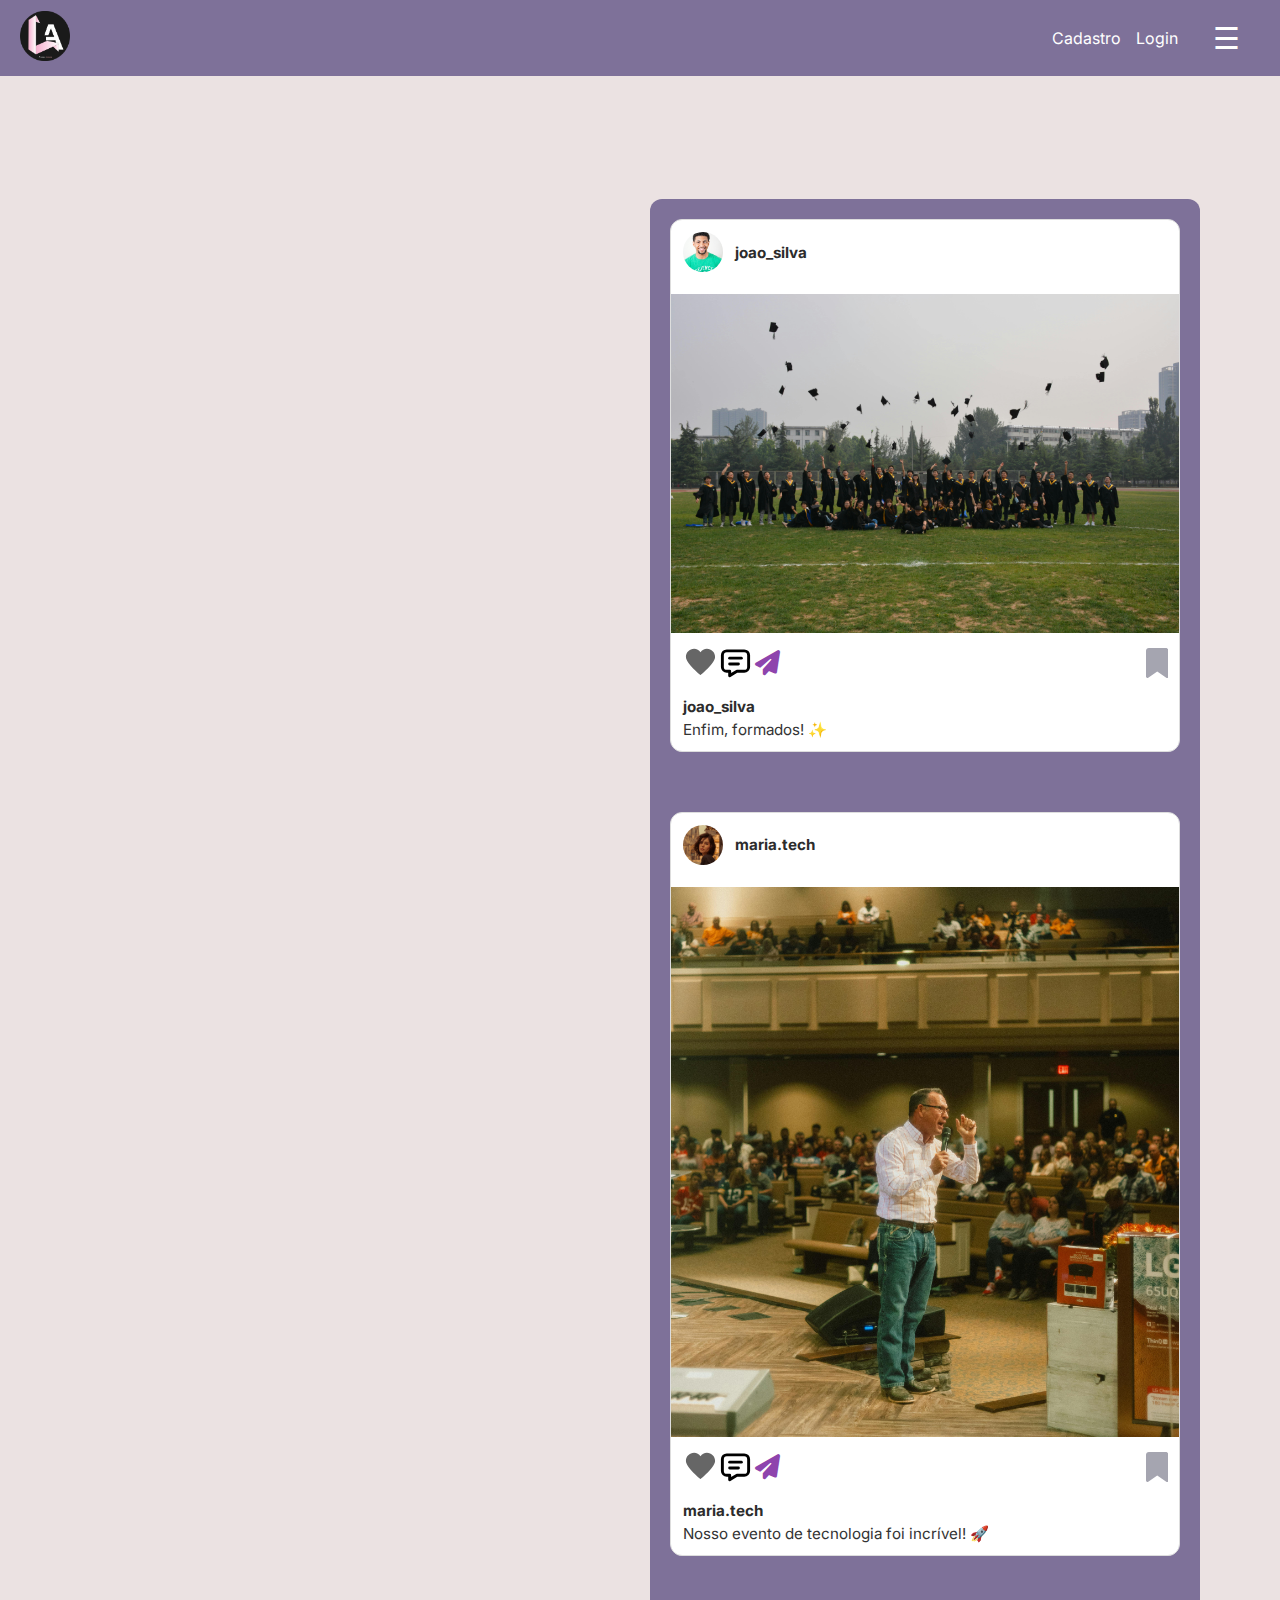
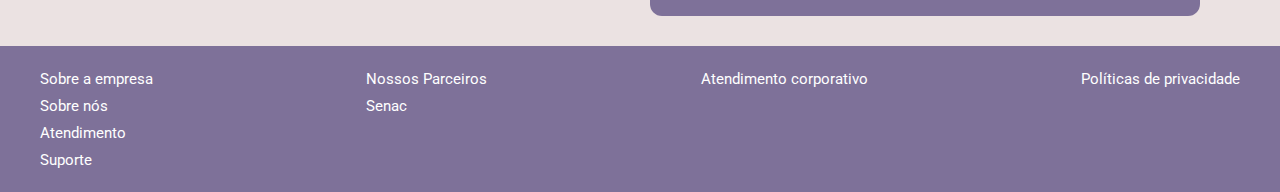
<file: index.html>
<!DOCTYPE html>
<html lang="pt-br">

<head>
    <meta charset="UTF-8">
    <meta name="viewport" content="width=device-width, initial-scale=1.0">
    <link rel="preconnect" href="https://fonts.googleapis.com">
    <link rel="preconnect" href="https://fonts.gstatic.com" crossorigin>
    <link href="https://fonts.googleapis.com/css2?family=Inter:ital,opsz,wght@0,14..32,100..900;1,14..32,100..900&family=Lato&family=Roboto:ital,wght@0,100..900;1,100..900&display=swap" rel="stylesheet">
    <link rel="stylesheet" href="assets/css/style.css">
    <link rel="stylesheet" href="https://cdnjs.cloudflare.com/ajax/libs/font-awesome/6.5.0/css/all.min.css">

    <title>Home</title>
</head>

<body>
    <header>
        <a href="index.html"><img id="logo" src="assets/img/Aliança Aurora.png" alt="Logo"></a>

        <div class="area-menu">
            <a href="assets/html/cadastro.html" class="header-link">Cadastro</a>
            <a href="assets/html/login.html" class="header-link">Login</a>
            <span class="hamburger-icon" onclick="toggleMenu()">☰</span>
        </div>
    </header>
    <main>
        <div id="menuHorizontal" class="menu-horizontal">
            <a href="index.html">Home</a>
            <a href="assets/html/cursos.html">Cursos</a> 
            <a href="assets/html/perfil.html">Perfil</a>
            <a href="assets/html/vagas.html">Vagas</a>
            <a href="assets/html/chat.html">Atendimento</a>
            <div class="barra-busca">
                <input type="text" placeholder="Buscar">
                <button class="botao-buscar">
                    <img src="assets/img/icons8-pesquisar-50.png" alt="Buscar" />
                </button>
            </div>
        </div>
        <section class="sugestoes-lateral">
            <h3>Sugestões para você</h3>

            <div class="sugestao-usuario">
                <img src="assets/img/perfil3.jpg" alt="Usuário 1" class="avatar-sugestao">
                <span class="nome-sugestao">ana_cultura</span>
                <button class="botao-seguir">Seguir</button>
            </div>

            <div class="sugestao-usuario">
                <img src="assets/img/perfil4.jpg" alt="Usuário 2" class="avatar-sugestao">
                <span class="nome-sugestao">lucas.dev</span>
                <button class="botao-seguir">Seguir</button>
            </div>

            <div class="sugestao-usuario">
                <img src="assets/img/perfil5.jpg" alt="Usuário 3" class="avatar-sugestao">
                <span class="nome-sugestao">vida_music</span>
                <button class="botao-seguir">Seguir</button>
            </div>
        </section>
        <section id="feed">
            <div class="post-insta">
                <div class="topo-post">
                    <img src="assets/img/perfil1.jpg" class="avatar-insta" alt="Avatar do usuário">
                    <span class="nome-usuario-insta">joao_silva</span>
                </div>
                <img src="assets/img/foto1.jpg" class="midia-insta" alt="Imagem do post">
                <div class="acoes-insta">
                    <span><label class="heart">
                            <input type="checkbox">
                            <svg id="Layer_1" version="1.0" viewBox="0 0 24 24" xml:space="preserve" xmlns="http://www.w3.org/2000/svg" xmlns:xlink="http://www.w3.org/1999/xlink">
                                <path d="M16.4,4C14.6,4,13,4.9,12,6.3C11,4.9,9.4,4,7.6,4C4.5,4,2,6.5,2,9.6C2,14,12,22,12,22s10-8,10-12.4C22,6.5,19.5,4,16.4,4z">
                                </path>
                            </svg>
                        </label></span>
                    <span class="comentario-icone">
                        <button>
                            <svg stroke-linejoin="round" stroke-linecap="round" stroke="currentColor" stroke-width="2" viewBox="0 0 24 24" height="44" width="44" xmlns="http://www.w3.org/2000/svg" class="icone-comentario" fill="none">
                                <path fill="none" d="M0 0h24v24H0z" stroke="none"></path>
                                <path d="M8 9h8"></path>
                                <path d="M8 13h6"></path>
                                <path d="M18 4a3 3 0 0 1 3 3v8a3 3 0 0 1 -3 3h-5l-5 3v-3h-2a3 3 0 0 1 -3 -3v-8a3 3 0 0 1 3 -3h12z">
                                </path>
                            </svg>
                        </button>
                    </span>

                    <div class="send-icon">
                        <i class="fas fa-paper-plane"></i>
                    </div>

                    <span class="container">
                        <label class="salvar">
                            <input type="checkbox" checked="checked">
                            <svg class="save-regular" xmlns="http://www.w3.org/2000/svg" height="1em" viewBox="0 0 384 512">
                                <path d="M0 48C0 21.5 21.5 0 48 0l0 48V441.4l130.1-92.9c8.3-6 19.6-6 27.9 0L336 441.4V48H48V0H336c26.5 0 48 21.5 48 48V488c0 9-5 17.2-13 21.3s-17.6 3.4-24.9-1.8L192 397.5 37.9 507.5c-7.3 5.2-16.9 5.9-24.9 1.8S0 497 0 488V48z">
                                </path>
                            </svg>
                            <svg class="save-solid" xmlns="http://www.w3.org/2000/svg" height="1em" viewBox="0 0 384 512">
                                <path d="M0 48V487.7C0 501.1 10.9 512 24.3 512c5 0 9.9-1.5 14-4.4L192 400 345.7 507.6c4.1 2.9 9 4.4 14 4.4c13.4 0 24.3-10.9 24.3-24.3V48c0-26.5-21.5-48-48-48H48C21.5 0 0 21.5 0 48z">
                                </path>
                            </svg>
                        </label>
                    </span>
                </div>
                <div class="descricao-post">
                    <span class="nome-usuario-insta">joao_silva</span>
                    <span>Enfim, formados! ✨</span>
                </div>
            </div>

            <div class="post-insta">
                <div class="topo-post">
                    <img src="assets/img/perfil2.jpg" class="avatar-insta" alt="Avatar do usuário">
                    <span class="nome-usuario-insta">maria.tech</span>
                </div>
                <img src="assets/img/foto2.jpg" class="midia-insta" alt="Imagem do post">
                <div class="acoes-insta">
                    <span><label class="heart">
                            <input type="checkbox">
                            <svg id="Layer_1" version="1.0" viewBox="0 0 24 24" xml:space="preserve" xmlns="http://www.w3.org/2000/svg" xmlns:xlink="http://www.w3.org/1999/xlink">
                                <path d="M16.4,4C14.6,4,13,4.9,12,6.3C11,4.9,9.4,4,7.6,4C4.5,4,2,6.5,2,9.6C2,14,12,22,12,22s10-8,10-12.4C22,6.5,19.5,4,16.4,4z">
                                </path>
                            </svg>
                        </label></span>
                    <span class="comentario-icone">
                        <button>
                            <svg stroke-linejoin="round" stroke-linecap="round" stroke="currentColor" stroke-width="2" viewBox="0 0 24 24" height="44" width="44" xmlns="http://www.w3.org/2000/svg" class="icone-comentario" fill="none">
                                <path fill="none" d="M0 0h24v24H0z" stroke="none"></path>
                                <path d="M8 9h8"></path>
                                <path d="M8 13h6"></path>
                                <path d="M18 4a3 3 0 0 1 3 3v8a3 3 0 0 1 -3 3h-5l-5 3v-3h-2a3 3 0 0 1 -3 -3v-8a3 3 0 0 1 3 -3h12z">
                                </path>
                            </svg>
                        </button>
                    </span>

                    <div class="send-icon">
                        <i class="fas fa-paper-plane"></i>
                    </div>
                    <span class="container">
                        <label class="salvar">
                            <input type="checkbox" checked="checked">
                            <svg class="save-regular" xmlns="http://www.w3.org/2000/svg" height="1em" viewBox="0 0 384 512">
                                <path d="M0 48C0 21.5 21.5 0 48 0l0 48V441.4l130.1-92.9c8.3-6 19.6-6 27.9 0L336 441.4V48H48V0H336c26.5 0 48 21.5 48 48V488c0 9-5 17.2-13 21.3s-17.6 3.4-24.9-1.8L192 397.5 37.9 507.5c-7.3 5.2-16.9 5.9-24.9 1.8S0 497 0 488V48z">
                                </path>
                            </svg>
                            <svg class="save-solid" xmlns="http://www.w3.org/2000/svg" height="1em" viewBox="0 0 384 512">
                                <path d="M0 48V487.7C0 501.1 10.9 512 24.3 512c5 0 9.9-1.5 14-4.4L192 400 345.7 507.6c4.1 2.9 9 4.4 14 4.4c13.4 0 24.3-10.9 24.3-24.3V48c0-26.5-21.5-48-48-48H48C21.5 0 0 21.5 0 48z">
                                </path>
                            </svg>
                        </label>
                    </span>
                </div>
                <div class="descricao-post">
                    <span class="nome-usuario-insta">maria.tech</span>
                    <span>Nosso evento de tecnologia foi incrível! 🚀</span>
                </div>
            </div>
        </section>
    </main>
    <footer class="rodape">
        <div class="rodape-container">
            <div class="coluna">
                <p><a href="#">Sobre a empresa</a></p>
                <p><a href="#">Sobre nós</a></p>
                <p><a href="#">Atendimento</a></p>
                <p><a href="#">Suporte</a></p>
            </div>
            <div class="coluna">
                <p><a href="#">Nossos Parceiros</a></p>
                <p><a href="#">Senac</a></p>
            </div>
            <div class="coluna">
                <p><a href="#">Atendimento corporativo</a></p>
            </div>
            <div class="coluna">
                <p><a href="#">Políticas de privacidade</a></p>
            </div>
        </div>
    </footer>
    <script>
        // aqui aparece o navbar embaixo do cabeçalho, quando clicamos no hamburger, javascript do proprio w3schools
        function toggleMenu() {
            var menu = document.getElementById("menuHorizontal");
            menu.style.display = menu.style.display === "flex" ? "none" : "flex";
        }
    </script>
</body>

</html>
</file>
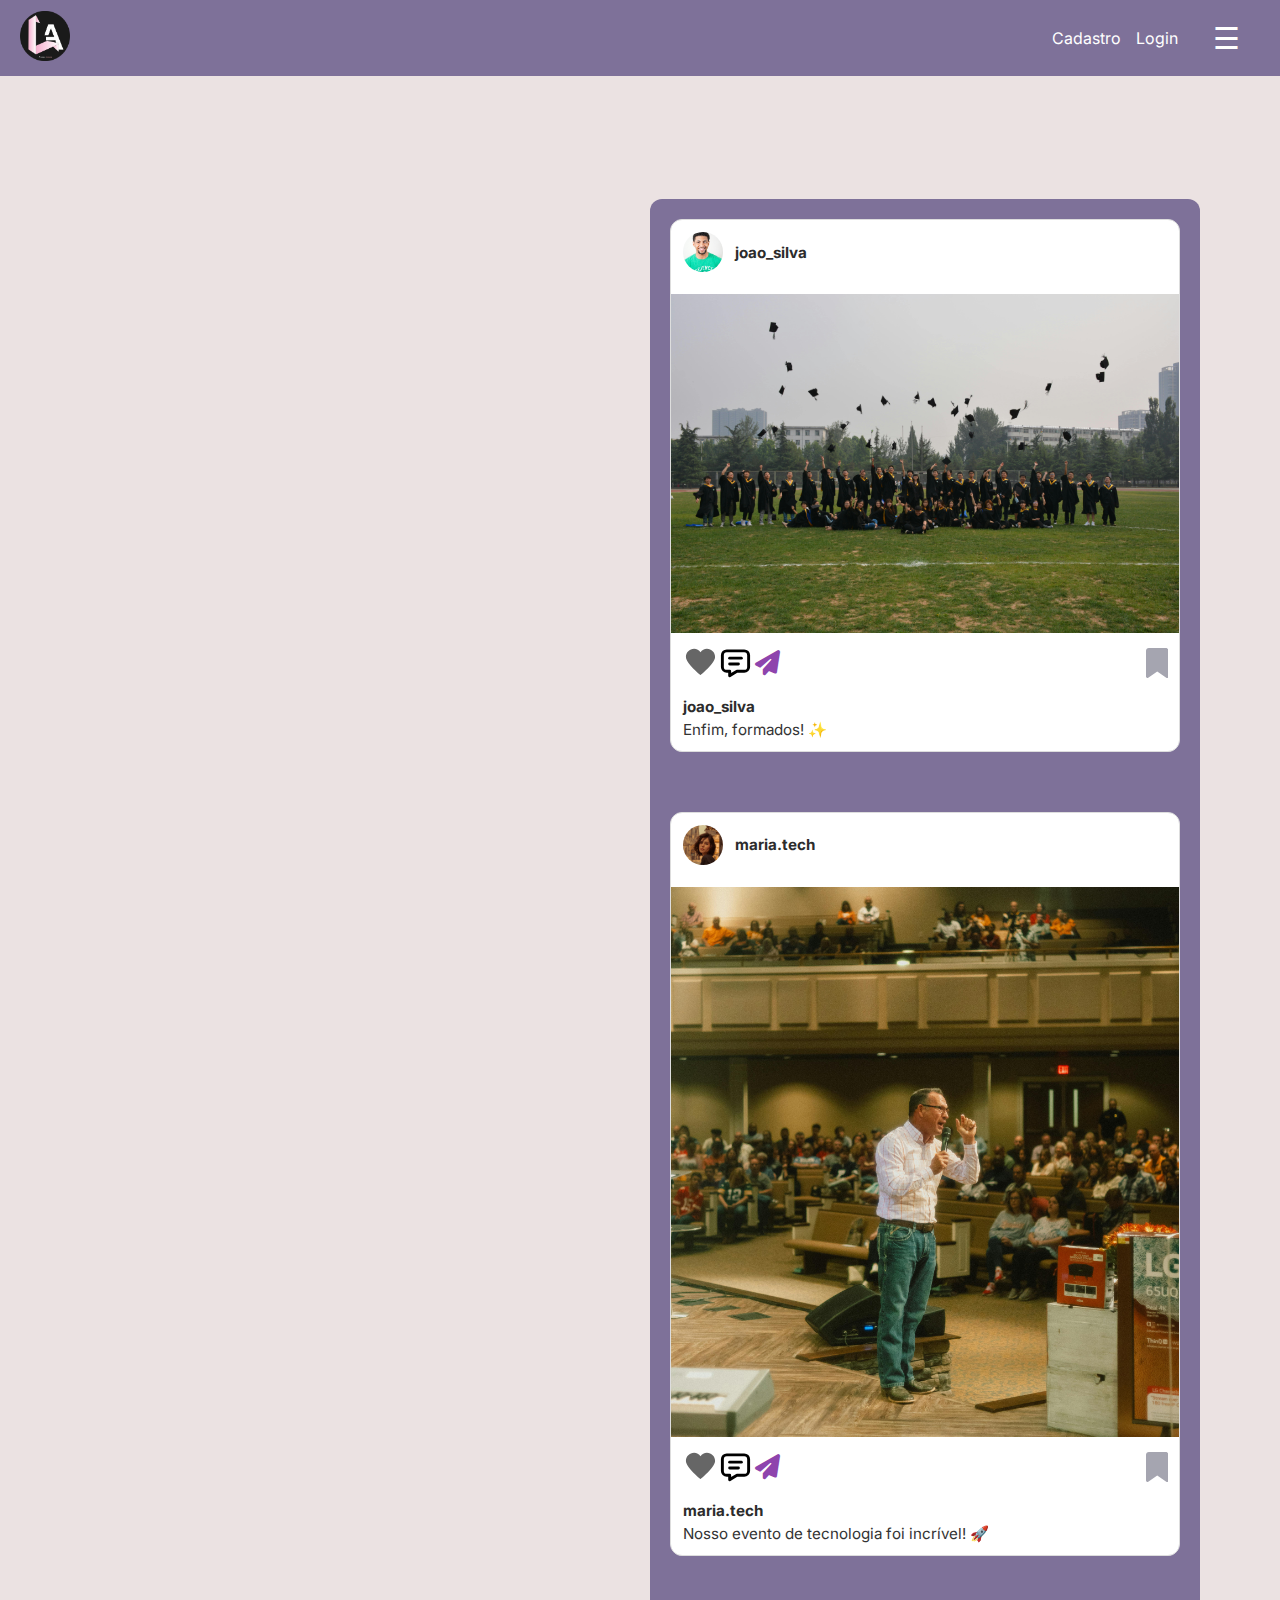
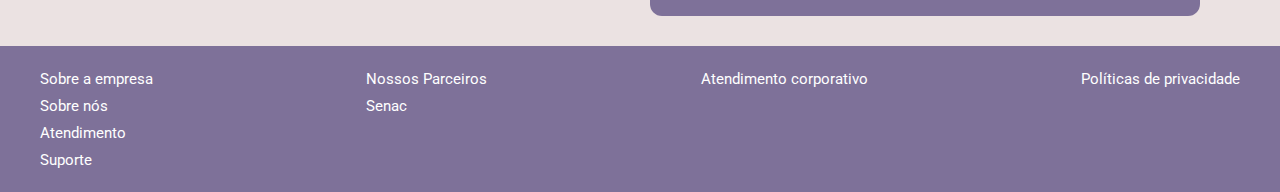
<file: HTML/index.html>
<!DOCTYPE html>
<html lang="en">

<head>
    <meta charset="UTF-8">
    <meta name="viewport" content="width=device-width, initial-scale=1.0">
    <link rel="preconnect" href="https://fonts.googleapis.com">
    <link rel="preconnect" href="https://fonts.gstatic.com" crossorigin>
    <link
        href="https://fonts.googleapis.com/css2?family=Inter:ital,opsz,wght@0,14..32,100..900;1,14..32,100..900&family=Lato&family=Roboto:ital,wght@0,100..900;1,100..900&display=swap"
        rel="stylesheet">
    <link rel="stylesheet" href="/CSS/style.css">
    <!-- link para o icone de enviar -->
    <link rel="stylesheet" href="https://cdnjs.cloudflare.com/ajax/libs/font-awesome/6.5.0/css/all.min.css">

    <title>Home</title>
</head>

<body>
    <header>
        <a href="/HTML/index.html"><img id="logo" src="/LOGO/Aliança Aurora.png" alt="Logo"></a>

        <div class="area-menu">
            <a href="cadastro.html" class="header-link">Cadastro</a>
            <a href="login.html" class="header-link">Login</a>

            <span class="hamburger-icon" onclick="toggleMenu()">☰</span>
    </header>
    <main>
        <div id="menuHorizontal" class="menu-horizontal">
            <a href="index.html">Home</a>
            <a href="cursos.html">Cursos</a>
            <a href="perfil.html">Perfil</a>
            <a href="vagas.html">Vagas</a>
            <a href="chat.html">Atendimento</a>
            <div class="barra-busca">
                <input type="text" placeholder="Buscar">
                <button class="botao-buscar">
                    <img src="/Imagens/icons8-pesquisar-50.png" alt="Buscar" />
                </button>
            </div>
        </div>
        <section class="sugestoes-lateral">
            <h3>Sugestões para você</h3>

            <div class="sugestao-usuario">
                <img src="/Fotos/perfil3.jpg" alt="Usuário 1" class="avatar-sugestao">
                <span class="nome-sugestao">ana_cultura</span>
                <button class="botao-seguir">Seguir</button>
            </div>

            <div class="sugestao-usuario">
                <img src="/Fotos/perfil4.jpg" alt="Usuário 2" class="avatar-sugestao">
                <span class="nome-sugestao">lucas.dev</span>
                <button class="botao-seguir">Seguir</button>
            </div>

            <div class="sugestao-usuario">
                <img src="/Fotos/perfil5.jpg" alt="Usuário 3" class="avatar-sugestao">
                <span class="nome-sugestao">vida_music</span>
                <button class="botao-seguir">Seguir</button>
            </div>
        </section>
        <section id="feed">



            <div class="post-insta">
                <div class="topo-post">
                    <img src="/Fotos/perfil1.jpg" class="avatar-insta" alt="Avatar do usuário">
                    <span class="nome-usuario-insta">joao_silva</span>
                </div>
                <img src="/ImagensPublicacoes/foto1.jpg" class="midia-insta" alt="Imagem do post">
                <div class="acoes-insta">
                    <span><label class="heart">
                            <input type="checkbox">
                            <svg id="Layer_1" version="1.0" viewBox="0 0 24 24" xml:space="preserve"
                                xmlns="http://www.w3.org/2000/svg" xmlns:xlink="http://www.w3.org/1999/xlink">
                                <path
                                    d="M16.4,4C14.6,4,13,4.9,12,6.3C11,4.9,9.4,4,7.6,4C4.5,4,2,6.5,2,9.6C2,14,12,22,12,22s10-8,10-12.4C22,6.5,19.5,4,16.4,4z">
                                </path>
                            </svg>
                        </label></span>
                    <span class="comentario-icone">
                        <button>
                            <svg stroke-linejoin="round" stroke-linecap="round" stroke="currentColor" stroke-width="2"
                                viewBox="0 0 24 24" height="44" width="44" xmlns="http://www.w3.org/2000/svg"
                                class="icone-comentario" fill="none">
                                <path fill="none" d="M0 0h24v24H0z" stroke="none"></path>
                                <path d="M8 9h8"></path>
                                <path d="M8 13h6"></path>
                                <path
                                    d="M18 4a3 3 0 0 1 3 3v8a3 3 0 0 1 -3 3h-5l-5 3v-3h-2a3 3 0 0 1 -3 -3v-8a3 3 0 0 1 3 -3h12z">
                                </path>
                            </svg>
                        </button>
                    </span>

                    <div class="send-icon">
                        <i class="fas fa-paper-plane"></i>
                    </div>

                    <span class="container">
                        <label class="salvar">
                            <input type="checkbox" checked="checked">
                            <svg class="save-regular" xmlns="http://www.w3.org/2000/svg" height="1em"
                                viewBox="0 0 384 512">
                                <path
                                    d="M0 48C0 21.5 21.5 0 48 0l0 48V441.4l130.1-92.9c8.3-6 19.6-6 27.9 0L336 441.4V48H48V0H336c26.5 0 48 21.5 48 48V488c0 9-5 17.2-13 21.3s-17.6 3.4-24.9-1.8L192 397.5 37.9 507.5c-7.3 5.2-16.9 5.9-24.9 1.8S0 497 0 488V48z">
                                </path>
                            </svg>
                            <svg class="save-solid" xmlns="http://www.w3.org/2000/svg" height="1em"
                                viewBox="0 0 384 512">
                                <path
                                    d="M0 48V487.7C0 501.1 10.9 512 24.3 512c5 0 9.9-1.5 14-4.4L192 400 345.7 507.6c4.1 2.9 9 4.4 14 4.4c13.4 0 24.3-10.9 24.3-24.3V48c0-26.5-21.5-48-48-48H48C21.5 0 0 21.5 0 48z">
                                </path>
                            </svg>
                        </label>
                    </span>
                </div>
                <div class="descricao-post">
                    <span class="nome-usuario-insta">joao_silva</span>
                    <span>Enfim, formados! ✨</span>
                </div>
            </div>

            <div class="post-insta">
                <div class="topo-post">
                    <img src="/Fotos/perfil2.jpg" class="avatar-insta" alt="Avatar do usuário">
                    <span class="nome-usuario-insta">maria.tech</span>
                </div>
                <img src="/ImagensPublicacoes/foto2.jpg" class="midia-insta" alt="Imagem do post">
                <div class="acoes-insta">
                    <span><label class="heart">
                            <input type="checkbox">
                            <svg id="Layer_1" version="1.0" viewBox="0 0 24 24" xml:space="preserve"
                                xmlns="http://www.w3.org/2000/svg" xmlns:xlink="http://www.w3.org/1999/xlink">
                                <path
                                    d="M16.4,4C14.6,4,13,4.9,12,6.3C11,4.9,9.4,4,7.6,4C4.5,4,2,6.5,2,9.6C2,14,12,22,12,22s10-8,10-12.4C22,6.5,19.5,4,16.4,4z">
                                </path>
                            </svg>
                        </label></span>
                    <span class="comentario-icone">
                        <button>
                            <svg stroke-linejoin="round" stroke-linecap="round" stroke="currentColor" stroke-width="2"
                                viewBox="0 0 24 24" height="44" width="44" xmlns="http://www.w3.org/2000/svg"
                                class="icone-comentario" fill="none">
                                <path fill="none" d="M0 0h24v24H0z" stroke="none"></path>
                                <path d="M8 9h8"></path>
                                <path d="M8 13h6"></path>
                                <path
                                    d="M18 4a3 3 0 0 1 3 3v8a3 3 0 0 1 -3 3h-5l-5 3v-3h-2a3 3 0 0 1 -3 -3v-8a3 3 0 0 1 3 -3h12z">
                                </path>
                            </svg>
                        </button>
                    </span>

                    <div class="send-icon">
                        <i class="fas fa-paper-plane"></i>
                    </div>
                    <span class="container">
                        <label class="salvar">
                            <input type="checkbox" checked="checked">
                            <svg class="save-regular" xmlns="http://www.w3.org/2000/svg" height="1em"
                                viewBox="0 0 384 512">
                                <path
                                    d="M0 48C0 21.5 21.5 0 48 0l0 48V441.4l130.1-92.9c8.3-6 19.6-6 27.9 0L336 441.4V48H48V0H336c26.5 0 48 21.5 48 48V488c0 9-5 17.2-13 21.3s-17.6 3.4-24.9-1.8L192 397.5 37.9 507.5c-7.3 5.2-16.9 5.9-24.9 1.8S0 497 0 488V48z">
                                </path>
                            </svg>
                            <svg class="save-solid" xmlns="http://www.w3.org/2000/svg" height="1em"
                                viewBox="0 0 384 512">
                                <path
                                    d="M0 48V487.7C0 501.1 10.9 512 24.3 512c5 0 9.9-1.5 14-4.4L192 400 345.7 507.6c4.1 2.9 9 4.4 14 4.4c13.4 0 24.3-10.9 24.3-24.3V48c0-26.5-21.5-48-48-48H48C21.5 0 0 21.5 0 48z">
                                </path>
                            </svg>
                        </label>
                    </span>
                </div>
                <div class="descricao-post">
                    <span class="nome-usuario-insta">maria.tech</span>
                    <span>Nosso evento de tecnologia foi incrível! 🚀</span>
                </div>
            </div>
        </section>





    </main>
    <footer class="rodape">
        <div class="rodape-container">
            <div class="coluna">
                <p><a href="#">Sobre a empresa</a></p>
                <p><a href="#">Sobre nós</a></p>
                <p><a href="#">Atendimento</a></p>
                <p><a href="#">Suporte</a></p>
            </div>
            <div class="coluna">
                <p><a href="#">Nossos Parceiros</a></p>
                <p><a href="#">Senac</a></p>
            </div>
            <div class="coluna">
                <p><a href="#">Atendimento corporativo</a></p>
            </div>
            <div class="coluna">
                <p><a href="#">Políticas de privacidade</a></p>
            </div>
        </div>
    </footer>
    <script>
        // aqui aparece o navbar embaixo do cabeçalho, quando clicamos no hamburger, javascript do proprio w3schools
        function toggleMenu() {
            var menu = document.getElementById("menuHorizontal");
            menu.style.display = menu.style.display === "flex" ? "none" : "flex";
        }

    </script>
</body>

</html>
</file>
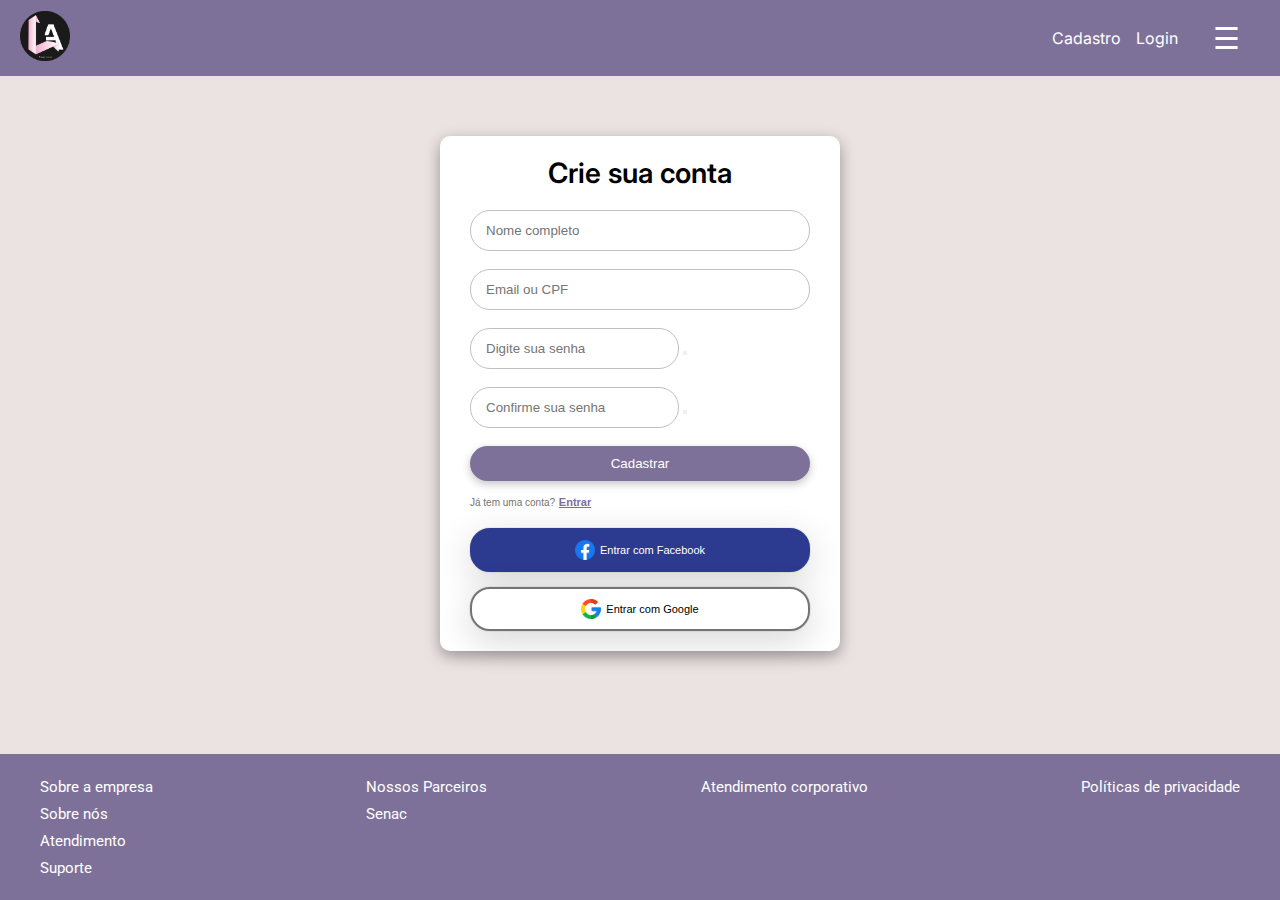
<file: HTML/cadastro.html>
<!DOCTYPE html>
<html lang="pt-BR">

<head>
  <meta charset="UTF-8" />
  <meta name="viewport" content="width=device-width, initial-scale=1.0" />
  <link rel="preconnect" href="https://fonts.googleapis.com" />
  <link rel="preconnect" href="https://fonts.gstatic.com" crossorigin />
  <link
    href="https://fonts.googleapis.com/css2?family=Inter:ital,wght@0,100..900;1,100..900&family=Lato&family=Roboto:wght@100..900&display=swap"
    rel="stylesheet" />
  <link rel="stylesheet" href="/CSS/style.css" />
  <link rel="stylesheet" href="/CSS/StyleLogin.css" />
  <title>Cadastro</title>
</head>

<body>
  <header>
    <a href="/HTML/index.html"><img id="logo" src="/LOGO/Aliança Aurora.png" alt="Logo"></a>

    <div class="area-menu">
      <a href="/HTML/cadastro.html" class="header-link">Cadastro</a>
      <a href="/HTML/login.html" class="header-link">Login</a>

      <span class="hamburger-icon" onclick="toggleMenu()">☰</span>
    </div>
  </header>

  <main>
    <div id="menuHorizontal" class="menu-horizontal">
      <a href="/HTML/index.html">Home</a>
      <a href="#">Cursos</a>
      <a href="perfil.html">Perfil</a>
      <a href="vagas.html">Vagas</a>
      <a href="chat.html">Atendimento</a>
      <div class="barra-busca">
        <input type="text" placeholder="Buscar" />
        <button class="botao-buscar">
          <img src="/Imagens/icons8-pesquisar-50.png" alt="Buscar" />
        </button>
      </div>
    </div>

    <section>
      <div class="form-container">
        <p class="title">Crie sua conta</p>
        <form class="form">
          <input type="text" class="input" placeholder="Nome completo" required />
          <input type="email" class="input" placeholder="Email ou CPF" required />

          <div class="senha-container">
            <input type="password" id="senha-cadastro" class="input" placeholder="Digite sua senha" required />
            <button type="button" class="btn-senha" onclick="togglePassword('senha-cadastro')"></button>
          </div>

          <div class="senha-container">
            <input type="password" id="confirmar-senha" class="input" placeholder="Confirme sua senha" required />
            <button type="button" class="btn-senha" onclick="togglePassword('confirmar-senha')"></button>
          </div>

          <button class="form-btn" type="submit">Cadastrar</button>
        </form>

        <p class="sign-up-label">
          Já tem uma conta?
          <a href="/HTML/login.html" class="sign-up-link">Entrar</a>
        </p>

        <div class="buttons-container">
          <a href="https://www.facebook.com" class="facebook-login-button">
            <img src="/Imagens/facebook.png" alt="Facebook" class="facebook-icon" />
            <span>Entrar com Facebook</span>
          </a>

          <a href="https://www.google.com" class="google-login-button">
            <img src="/Imagens/google.png" alt="Google" class="google-icon" />
            <span>Entrar com Google</span>
          </a>
        </div>
      </div>
    </section>
  </main>

  <footer class="rodape">
    <div class="rodape-container">
      <div class="coluna">
        <p><a href="#">Sobre a empresa</a></p>
        <p><a href="#">Sobre nós</a></p>
        <p><a href="#">Atendimento</a></p>
        <p><a href="#">Suporte</a></p>
      </div>
      <div class="coluna">
        <p><a href="#">Nossos Parceiros</a></p>
        <p><a href="#">Senac</a></p>
      </div>
      <div class="coluna">
        <p><a href="#">Atendimento corporativo</a></p>
      </div>
      <div class="coluna">
        <p><a href="#">Políticas de privacidade</a></p>
      </div>
    </div>
  </footer>
  <script>
    // aqui aparece o navbar embaixo do cabeçalho, quando clicamos no hamburger, javascript do proprio w3schools
    function toggleMenu() {
      var menu = document.getElementById("menuHorizontal");
      menu.style.display = menu.style.display === "flex" ? "none" : "flex";
    }
  </script>
</body>

</html>
</file>
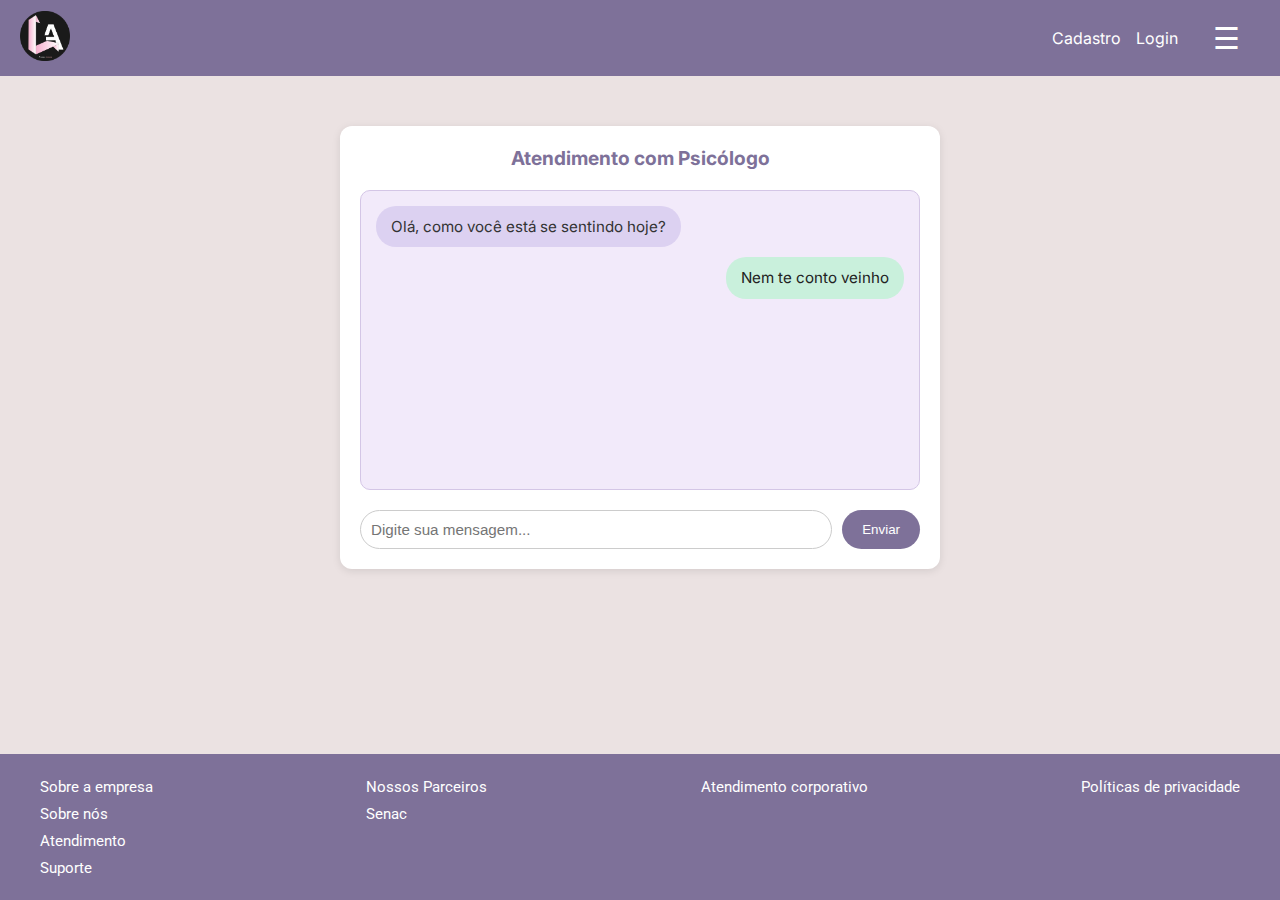
<file: HTML/chat.html>
<!DOCTYPE html>
<html lang="pt-BR">

<head>
    <meta charset="UTF-8">
    <meta name="viewport" content="width=device-width, initial-scale=1.0">
    <link rel="preconnect" href="https://fonts.googleapis.com">
    <link rel="preconnect" href="https://fonts.gstatic.com" crossorigin>
    <link
        href="https://fonts.googleapis.com/css2?family=Inter:ital,wght@0,100..900;1,100..900&family=Lato&family=Roboto:wght@100..900&display=swap"
        rel="stylesheet">
    <link rel="stylesheet" href="/CSS/style.css">
    <link rel="stylesheet" href="/CSS/Chat.css">
    <title>Login</title>
</head>

<body>
    <header>
        <a href="index.html"><img id="logo" src="/LOGO/Aliança Aurora.png" alt="Logo"></a>

        <div class="area-menu">
            <a href="/HTML/cadastro.html" class="header-link">Cadastro</a>
            <a href="/HTML/login.html" class="header-link">Login</a>

            <span class="hamburger-icon" onclick="toggleMenu()">☰</span>
    </header>
    <main>
        <div id="menuHorizontal" class="menu-horizontal">
            <a href="index.html">Home</a>
            <a href="cursos.html">Cursos</a>
            <a href="perfil.html">Perfil</a>
            <a href="vagas.html">Vagas</a>
            <a href="chat.html">Atendimento</a>
                <div class="barra-busca">
                    <input type="text" placeholder="Buscar">
                    <button class="botao-buscar">
                        <img src="/Imagens/icons8-pesquisar-50.png" alt="Buscar" />
                    </button>
                </div>
            </div>
            <section class="chat-container">
                <div class="chat-header">Atendimento com Psicólogo</div>
                <div class="chat-box" id="chatBox">
                    <div class="mensagem psicologo">Olá, como você está se sentindo hoje?</div>
                    <div class="mensagem usuario">Nem te conto veinho</div>
                    <!-- novas mensagens serão inseridas aqui -->
                </div>
                <form class="chat-input" id="chatForm">
                    <input type="text" placeholder="Digite sua mensagem..." id="userMessage" required>
                    <button type="submit" id="sendButton">Enviar</button>
                </form>
            </section>
    </main>

    <footer class="rodape">
        <div class="rodape-container">
            <div class="coluna">
                <p><a href="#">Sobre a empresa</a></p>
                <p><a href="#">Sobre nós</a></p>
                <p><a href="#">Atendimento</a></p>
                <p><a href="#">Suporte</a></p>
            </div>
            <div class="coluna">
                <p><a href="#">Nossos Parceiros</a></p>
                <p><a href="#">Senac</a></p>
            </div>
            <div class="coluna">
                <p><a href="#">Atendimento corporativo</a></p>
            </div>
            <div class="coluna">
                <p><a href="#">Políticas de privacidade</a></p>
            </div>
        </div>
    </footer>

    <script>
        // aqui aparece o navbar embaixo do cabeçalho, quando clicamos no hamburger, javascript do proprio w3schools
        function toggleMenu() {
            var menu = document.getElementById("menuHorizontal");
            menu.style.display = menu.style.display === "flex" ? "none" : "flex";
        }
    </script>
</body>

</html>
</file>
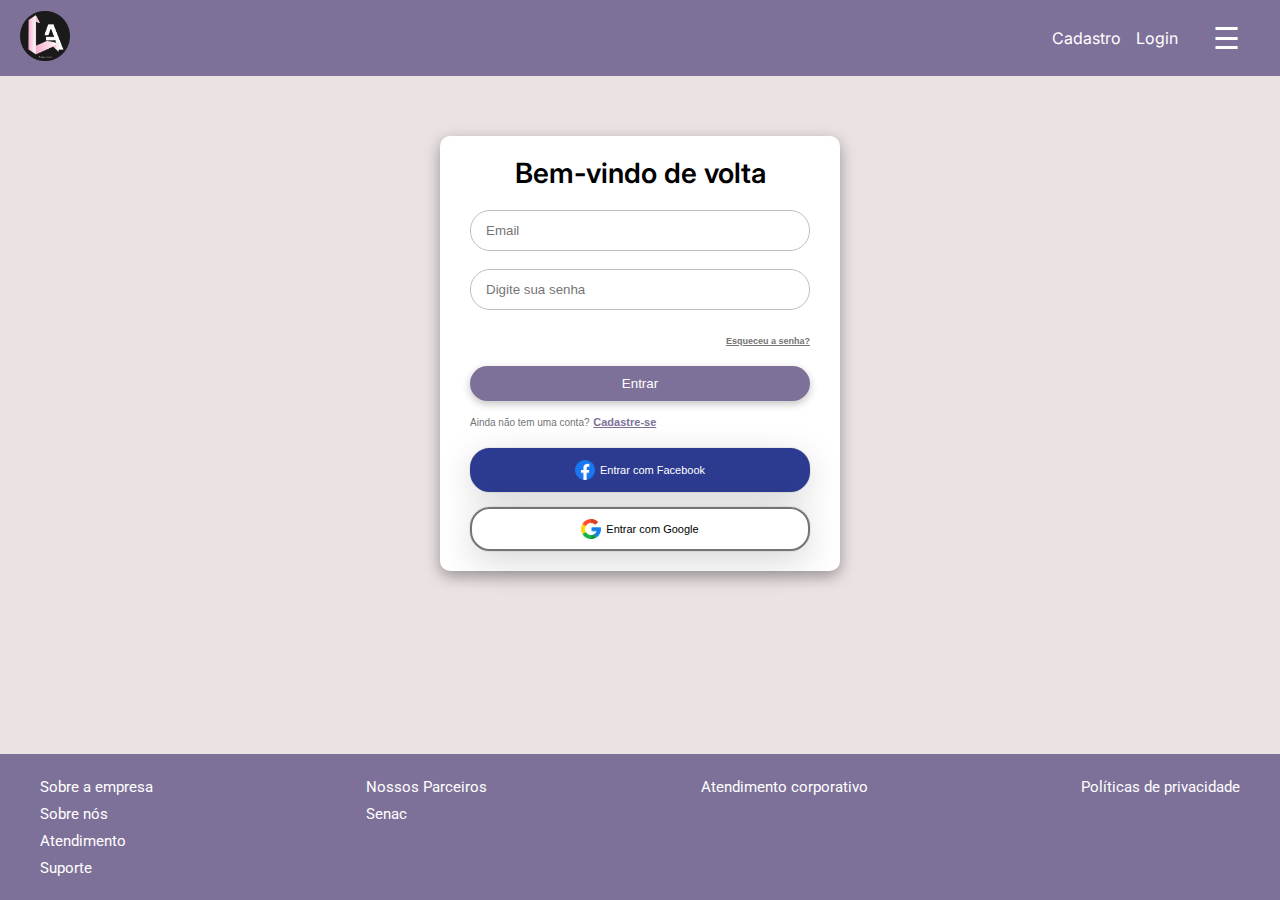
<file: HTML/login.html>
<!DOCTYPE html>
<html lang="pt-BR">

<head>
    <meta charset="UTF-8">
    <meta name="viewport" content="width=device-width, initial-scale=1.0">
    <link rel="preconnect" href="https://fonts.googleapis.com">
    <link rel="preconnect" href="https://fonts.gstatic.com" crossorigin>
    <link
        href="https://fonts.googleapis.com/css2?family=Inter:ital,wght@0,100..900;1,100..900&family=Lato&family=Roboto:wght@100..900&display=swap"
        rel="stylesheet">
    <link rel="stylesheet" href="/CSS/style.css">
    <link rel="stylesheet" href="/CSS/StyleLogin.css">
    <title>Login</title>
</head>

<body>
    <header>
        <a href="index.html"><img id="logo" src="/LOGO/Aliança Aurora.png" alt="Logo"></a>

        <div class="area-menu">
            <a href="cadastro.html" class="header-link">Cadastro</a>
            <a href="login.html" class="header-link">Login</a>

            <span class="hamburger-icon" onclick="toggleMenu()">☰</span>

    </header>
    <main>
        <div id="menuHorizontal" class="menu-horizontal">
            <a href="index.html">Home</a>
            <a href="cursos.html">Cursos</a>
            <a href="perfil.html">Perfil</a>
            <a href="vagas.html">Vagas</a>
            <a href="chat.html">Atendimento</a>
            <div class="barra-busca">
                <input type="text" placeholder="Buscar">
                <button class="botao-buscar">
                    <img src="/Imagens/icons8-pesquisar-50.png" alt="Buscar" />
                </button>
            </div>
        </div>
        <section>
            <div class="form-container">
                <p class="title">Bem-vindo de volta</p>

                <form class="form">
                    <input type="email" class="input" placeholder="Email">
                    <input type="password" class="input" placeholder="Digite sua senha">
                    <p class="page-link">
                        <span class="page-link-label">Esqueceu a senha?</span>
                    </p>
                    <button class="form-btn">Entrar</button>
                </form>


                <p class="sign-up-label">
                    Ainda não tem uma conta?
                    <a href="cadastro.html" class="sign-up-link">Cadastre-se</a>
                </p>

                <div class="buttons-container">
                    <a href="https://www.facebook.com" class="facebook-login-button">
                        <img src="/Imagens/facebook.png" alt="Facebook" class="facebook-icon">
                        <span>Entrar com Facebook</span>
                    </a>

                    <a href="https://www.google.com" class="google-login-button">
                        <img src="/Imagens/google.png" alt="Google" class="google-icon">
                        <span>Entrar com Google</span>
                    </a>
                </div>
            </div>
        </section>
    </main>


    <footer class="rodape">
        <div class="rodape-container">
            <div class="coluna">
                <p><a href="#">Sobre a empresa</a></p>
                <p><a href="#">Sobre nós</a></p>
                <p><a href="#">Atendimento</a></p>
                <p><a href="#">Suporte</a></p>
            </div>
            <div class="coluna">
                <p><a href="#">Nossos Parceiros</a></p>
                <p><a href="#">Senac</a></p>
            </div>
            <div class="coluna">
                <p><a href="#">Atendimento corporativo</a></p>
            </div>
            <div class="coluna">
                <p><a href="#">Políticas de privacidade</a></p>
            </div>
        </div>
    </footer>
    <script>

        // aqui aparece o navbar embaixo do cabeçalho, quando clicamos no hamburger, javascript do proprio w3schools
        function toggleMenu() {
            var menu = document.getElementById("menuHorizontal");
            menu.style.display = menu.style.display === "flex" ? "none" : "flex";
        }


    </script>

</body>

</html>
</file>
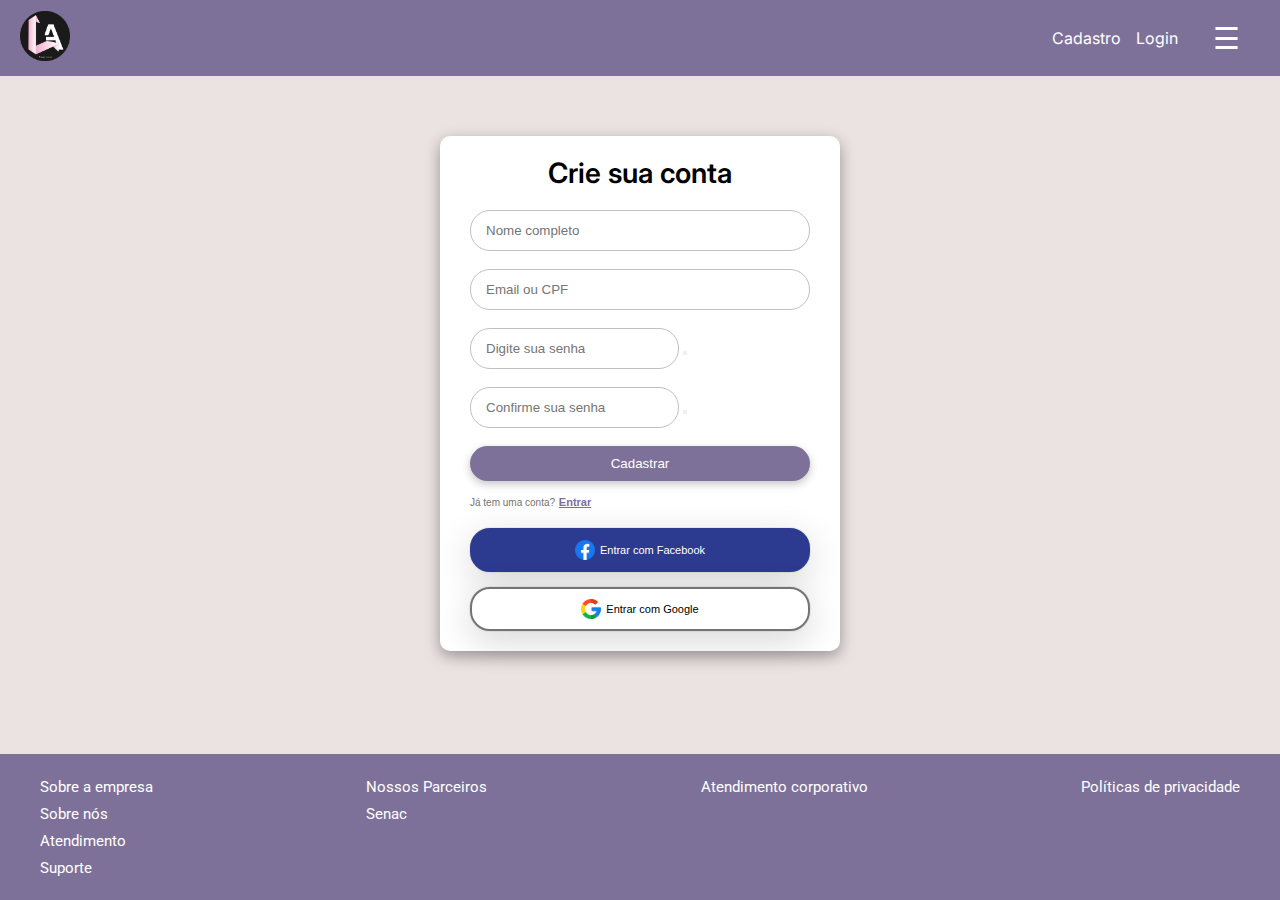
<file: assets/html/cadastro.html>
<!DOCTYPE html>
<html lang="pt-BR">

<head>
  <meta charset="UTF-8" />
  <meta name="viewport" content="width=device-width, initial-scale=1.0" />
  <link rel="preconnect" href="https://fonts.googleapis.com" />
  <link rel="preconnect" href="https://fonts.gstatic.com" crossorigin />
  <link
    href="https://fonts.googleapis.com/css2?family=Inter:ital,wght@0,100..900;1,100..900&family=Lato&family=Roboto:wght@100..900&display=swap"
    rel="stylesheet" />
  <link rel="stylesheet" href="../css/style.css" />
  <link rel="stylesheet" href="../css/StyleLogin.css" />
  <title>Cadastro</title>
</head>

<body>
  <header>
    <a href="../../index.html"><img id="logo" src="../img/Aliança Aurora.png" alt="Logo"></a>
    <div class="area-menu">
      <a href="cadastro.html" class="header-link">Cadastro</a>
      <a href="login.html" class="header-link">Login</a>

      <span class="hamburger-icon" onclick="toggleMenu()">☰</span>
    </div>
  </header>

  <main>
    <div id="menuHorizontal" class="menu-horizontal">
      <a href="../../index.html">Home</a>
      <a href="cursos.html">Cursos</a>
      <a href="perfil.html">Perfil</a>
      <a href="vagas.html">Vagas</a>
      <a href="chat.html">Atendimento</a>
      <div class="barra-busca">
        <input type="text" placeholder="Buscar" />
        <button class="botao-buscar">
          <img src="../img/icons8-pesquisar-50.png" alt="Buscar" />
        </button>
      </div>
    </div>

    <section>
      <div class="form-container">
        <p class="title">Crie sua conta</p>
        <form class="form">
          <input type="text" class="input" placeholder="Nome completo" required />
          <input type="email" class="input" placeholder="Email ou CPF" required />

          <div class="senha-container">
            <input type="password" id="senha-cadastro" class="input" placeholder="Digite sua senha" required />
            <button type="button" class="btn-senha" onclick="togglePassword('senha-cadastro')"></button>
          </div>

          <div class="senha-container">
            <input type="password" id="confirmar-senha" class="input" placeholder="Confirme sua senha" required />
            <button type="button" class="btn-senha" onclick="togglePassword('confirmar-senha')"></button>
          </div>

          <button class="form-btn" type="submit">Cadastrar</button>
        </form>

        <p class="sign-up-label">
          Já tem uma conta?
          <a href="login.html" class="sign-up-link">Entrar</a>
        </p>

        <div class="buttons-container">
          <a href="https://www.facebook.com" class="facebook-login-button">
            <img src="../img/facebook.png" alt="Facebook" class="facebook-icon" />
            <span>Entrar com Facebook</span>
          </a>

          <a href="https://www.google.com" class="google-login-button">
            <img src="../img/google.png" alt="Google" class="google-icon" />
            <span>Entrar com Google</span>
          </a>
        </div>
      </div>
    </section>
  </main>

  <footer class="rodape">
    <div class="rodape-container">
      <div class="coluna">
        <p><a href="#">Sobre a empresa</a></p>
        <p><a href="#">Sobre nós</a></p>
        <p><a href="#">Atendimento</a></p>
        <p><a href="#">Suporte</a></p>
      </div>
      <div class="coluna">
        <p><a href="#">Nossos Parceiros</a></p>
        <p><a href="#">Senac</a></p>
      </div>
      <div class="coluna">
        <p><a href="#">Atendimento corporativo</a></p>
      </div>
      <div class="coluna">
        <p><a href="#">Políticas de privacidade</a></p>
      </div>
    </div>
  </footer>
  <script>
    // aqui aparece o navbar embaixo do cabeçalho, quando clicamos no hamburger, javascript do proprio w3schools
    function toggleMenu() {
      var menu = document.getElementById("menuHorizontal");
      menu.style.display = menu.style.display === "flex" ? "none" : "flex";
    }
  </script>
</body>

</html>
</file>
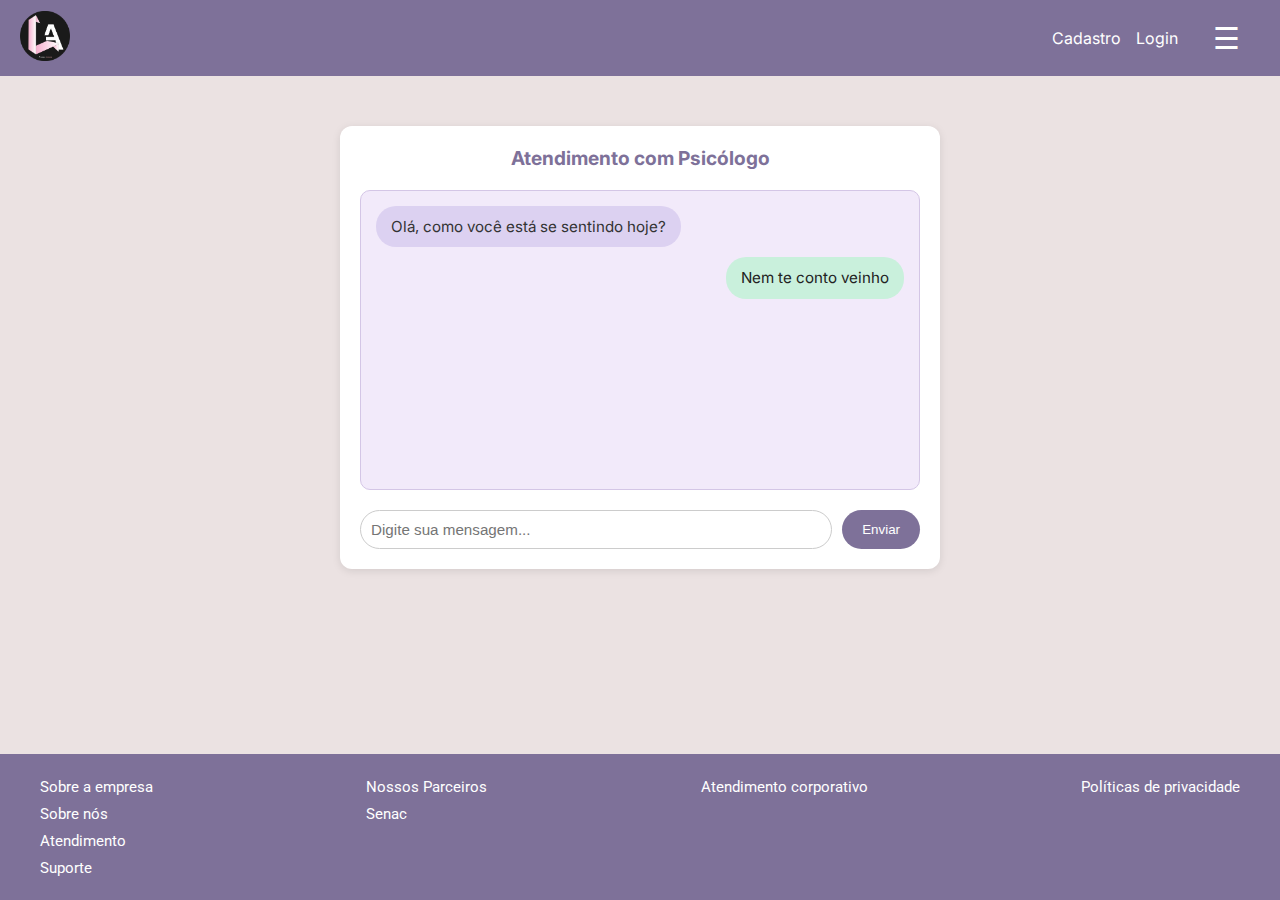
<file: assets/html/chat.html>
<!DOCTYPE html>
<html lang="pt-BR">

<head>
    <meta charset="UTF-8">
    <meta name="viewport" content="width=device-width, initial-scale=1.0">
    <link rel="preconnect" href="https://fonts.googleapis.com">
    <link rel="preconnect" href="https://fonts.gstatic.com" crossorigin>
    <link
        href="https://fonts.googleapis.com/css2?family=Inter:ital,wght@0,100..900;1,100..900&family=Lato&family=Roboto:wght@100..900&display=swap"
        rel="stylesheet">
    <link rel="stylesheet" href="../css/style.css">
    <link rel="stylesheet" href="../css/Chat.css">
    <title>Chat</title>
</head>

<body>
    <header>
        <a href="../../index.html"><img id="logo" src="../img/Aliança Aurora.png" alt="Logo"></a>
        <div class="area-menu">
            <a href="cadastro.html" class="header-link">Cadastro</a>
            <a href="login.html" class="header-link">Login</a>

            <span class="hamburger-icon" onclick="toggleMenu()">☰</span>
        </div>
    </header>
    <main>
        <div id="menuHorizontal" class="menu-horizontal">
            <a href="../../index.html">Home</a>
            <a href="cursos.html">Cursos</a>
            <a href="perfil.html">Perfil</a>
            <a href="vagas.html">Vagas</a>
            <a href="chat.html">Atendimento</a>
                <div class="barra-busca">
                    <input type="text" placeholder="Buscar">
                    <button class="botao-buscar">
                        <img src="../img/icons8-pesquisar-50.png" alt="Buscar" />
                    </button>
                </div>
            </div>
            <section class="chat-container">
                <div class="chat-header">Atendimento com Psicólogo</div>
                <div class="chat-box" id="chatBox">
                    <div class="mensagem psicologo">Olá, como você está se sentindo hoje?</div>
                    <div class="mensagem usuario">Nem te conto veinho</div>
                    </div>
                <form class="chat-input" id="chatForm">
                    <input type="text" placeholder="Digite sua mensagem..." id="userMessage" required>
                    <button type="submit" id="sendButton">Enviar</button>
                </form>
            </section>
    </main>

    <footer class="rodape">
        <div class="rodape-container">
            <div class="coluna">
                <p><a href="#">Sobre a empresa</a></p>
                <p><a href="#">Sobre nós</a></p>
                <p><a href="#">Atendimento</a></p>
                <p><a href="#">Suporte</a></p>
            </div>
            <div class="coluna">
                <p><a href="#">Nossos Parceiros</a></p>
                <p><a href="#">Senac</a></p>
            </div>
            <div class="coluna">
                <p><a href="#">Atendimento corporativo</a></p>
            </div>
            <div class="coluna">
                <p><a href="#">Políticas de privacidade</a></p>
            </div>
        </div>
    </footer>

    <script>
        // aqui aparece o navbar embaixo do cabeçalho, quando clicamos no hamburger, javascript do proprio w3schools
        function toggleMenu() {
            var menu = document.getElementById("menuHorizontal");
            menu.style.display = menu.style.display === "flex" ? "none" : "flex";
        }
    </script>
</body>

</html>
</file>
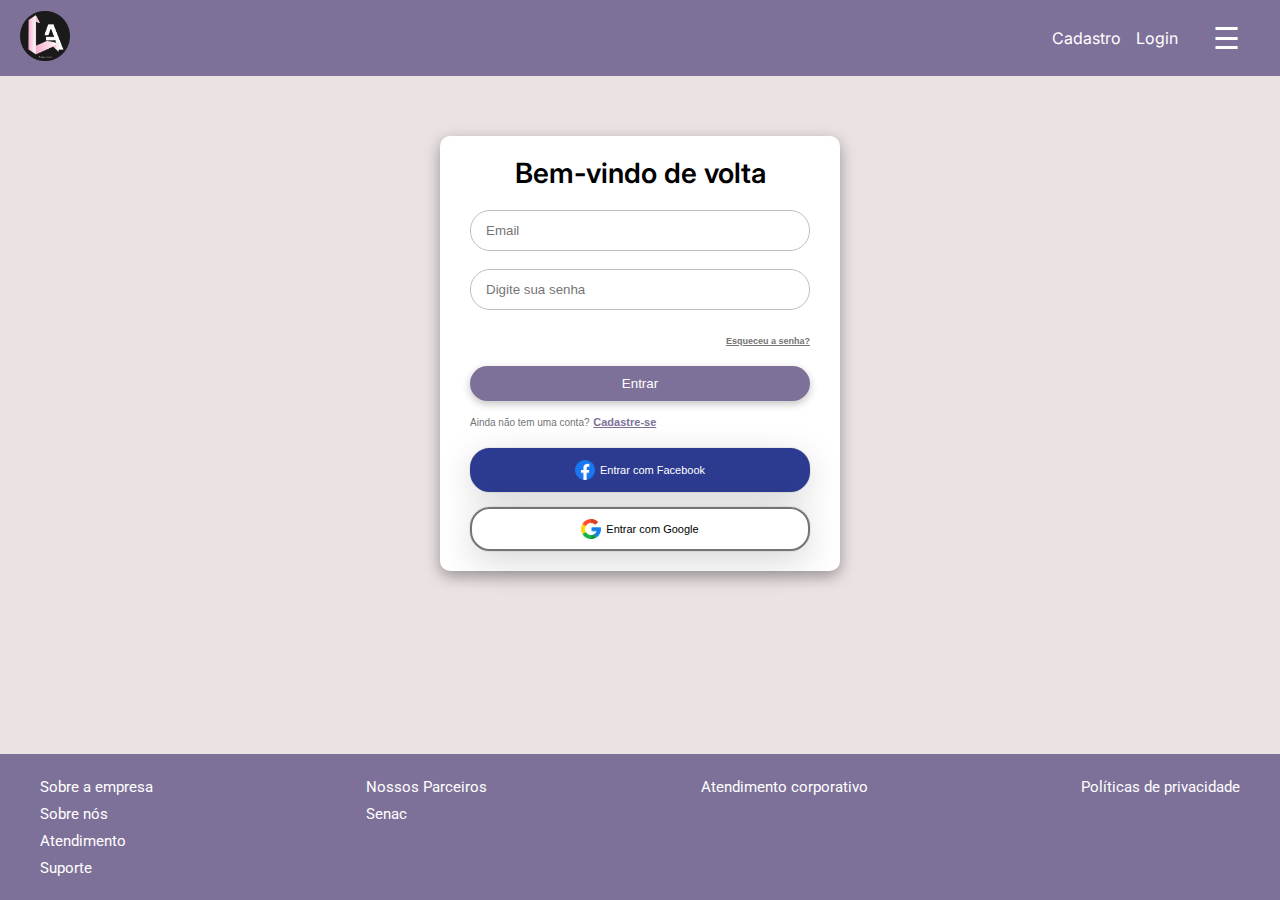
<file: assets/html/login.html>
<!DOCTYPE html>
<html lang="pt-BR">

<head>
    <meta charset="UTF-8">
    <meta name="viewport" content="width=device-width, initial-scale=1.0">
    <link rel="preconnect" href="https://fonts.googleapis.com">
    <link rel="preconnect" href="https://fonts.gstatic.com" crossorigin>
    <link
        href="https://fonts.googleapis.com/css2?family=Inter:ital,wght@0,100..900;1,100..900&family=Lato&family=Roboto:wght@100..900&display=swap"
        rel="stylesheet">
    <link rel="stylesheet" href="../css/style.css">
    <link rel="stylesheet" href="../css/StyleLogin.css">
    <title>Login</title>
</head>

<body>
    <header>
        <a href="../../index.html"><img id="logo" src="../img/Aliança Aurora.png" alt="Logo"></a>
        <div class="area-menu">
            <a href="cadastro.html" class="header-link">Cadastro</a>
            <a href="login.html" class="header-link">Login</a>

            <span class="hamburger-icon" onclick="toggleMenu()">☰</span>

        </div>
    </header>
    <main>
        <div id="menuHorizontal" class="menu-horizontal">
            <a href="../../index.html">Home</a>
            <a href="cursos.html">Cursos</a>
            <a href="perfil.html">Perfil</a>
            <a href="vagas.html">Vagas</a>
            <a href="chat.html">Atendimento</a>
            <div class="barra-busca">
                <input type="text" placeholder="Buscar">
                <button class="botao-buscar">
                    <img src="../img/icons8-pesquisar-50.png" alt="Buscar" />
                </button>
            </div>
        </div>
        <section>
            <div class="form-container">
                <p class="title">Bem-vindo de volta</p>

                <form class="form">
                    <input type="email" class="input" placeholder="Email">
                    <input type="password" class="input" placeholder="Digite sua senha">
                    <p class="page-link">
                        <span class="page-link-label">Esqueceu a senha?</span>
                    </p>
                    <button class="form-btn">Entrar</button>
                </form>


                <p class="sign-up-label">
                    Ainda não tem uma conta?
                    <a href="cadastro.html" class="sign-up-link">Cadastre-se</a>
                </p>

                <div class="buttons-container">
                    <a href="https://www.facebook.com" class="facebook-login-button">
                        <img src="../img/facebook.png" alt="Facebook" class="facebook-icon">
                        <span>Entrar com Facebook</span>
                    </a>

                    <a href="https://www.google.com" class="google-login-button">
                        <img src="../img/google.png" alt="Google" class="google-icon">
                        <span>Entrar com Google</span>
                    </a>
                </div>
            </div>
        </section>
    </main>


    <footer class="rodape">
        <div class="rodape-container">
            <div class="coluna">
                <p><a href="#">Sobre a empresa</a></p>
                <p><a href="#">Sobre nós</a></p>
                <p><a href="#">Atendimento</a></p>
                <p><a href="#">Suporte</a></p>
            </div>
            <div class="coluna">
                <p><a href="#">Nossos Parceiros</a></p>
                <p><a href="#">Senac</a></p>
            </div>
            <div class="coluna">
                <p><a href="#">Atendimento corporativo</a></p>
            </div>
            <div class="coluna">
                <p><a href="#">Políticas de privacidade</a></p>
            </div>
        </div>
    </footer>
    <script>

        // aqui aparece o navbar embaixo do cabeçalho, quando clicamos no hamburger, javascript do proprio w3schools
        function toggleMenu() {
            var menu = document.getElementById("menuHorizontal");
            menu.style.display = menu.style.display === "flex" ? "none" : "flex";
        }


    </script>

</body>

</html>
</file>
<file: assets/css/style.css>
* {
    margin: 0;
    padding: 0;
    box-sizing: border-box;
}

html,
body {
    height: 100%;
    /* garante altura total */
}

body {
    display: flex;
    flex-direction: column;
    margin: 0;
    padding: 0;
    height: 100%;
    font-family: 'Inter', sans-serif;
    background-color: #ebe2e2;
}

main {
    flex: 1;
    /* ocupa o espaço entre header e footer */
}


:root {
    --menu-bg-color: #7E7199;
    --menu-text-color: white;
    --link-hover-color: #3f4050;
}

header {
    display: flex;
    align-items: center;
    background-color: var(--menu-bg-color);
    padding: 10px 20px;
    position: relative;

}

#logo {
    width: 50px;
    height: 50px;
}

.header-link {
    color: white;
    text-decoration: none;
}

.area-menu {
    display: flex;
    align-items: center;
    margin-left: auto;
    /* Empurra essa área para a direita */
    gap: 15px;
    /* Espaçamento entre Login, Cadastro e ☰ */
}

.hamburger-label:hover {
    opacity: 0.8;
}

.header-link:hover {
    color: #b6b6bb;
    transition: 0.3s;
}

check:hover {
    color: rgb(73, 68, 68);
    transform: scale(1);
    transition: 0.3s ease;
}


/* Ícone do menu hambúrguer */
.hamburger-icon {
    font-size: 30px;
    cursor: pointer;
    color: white;
    padding: 10px 20px;
    display: inline-block;
}

.hamburger-icon:hover {
    color: #cdc1d1;
}

/* Menu horizontal oculto por padrão */
.menu-horizontal {
    display: none;
    background-color: #f2eafa;
    padding: 10px 20px;
    border-bottom: 2px solid #a89abb;
    align-items: center;
    flex-wrap: wrap;
    gap: 15px;
    width: 100%;
    max-width: 100%;
}

/* Estilo dos links do menu */
.menu-horizontal a {
    background-color: transparent;
    color: #3b3b3b;
    text-decoration: none;
    border: 2px solid #3b3b3b;
    padding: 6px 12px;
    border-radius: 20px;
    font-size: 14px;
    font-weight: 500;
    font-family: 'Inter', sans-serif;
}

/* Efeito hover nos links */
.menu-horizontal a:hover {
    background-color: #d6c9e2;
    color: black;
    transition: 0.3s ease;
}

/* Barra de busca alinhada à direita */
.barra-busca {
    margin-left: auto;
}

/* Estilo do input de busca */
.barra-busca {
    display: flex;
    align-items: center;
    border: 2px solid #CDC1E6;
    border-radius: 5px;
    overflow: hidden;
    background-color: white;
    height: 40px;
    max-width: 400px;
    width: 100%;
}


.barra-busca input {
    flex-grow: 1;
    /* deixa o button no lado direito */
    border: none;
    outline: none;
    padding: 0 10px;
    font-size: 14px;
    font-family: 'Inter', sans-serif;
}

.botao-buscar {
    background-color: #CDC1E6;
    border: none;
    height: 100%;
    padding: 0 10px;
    cursor: pointer;
    display: flex;
    align-items: center;
    justify-content: center;
}

.botao-buscar img {
    width: 18px;
    height: 18px;
}

.botao-buscar:hover {
    background-color: #a897cf;
    transition: 0.5s ease;

}


/*
**** CORPO DO SITE - FEED ****
*/

#feed {
    width: 100%;
    max-width: 550px;
    margin: 30px auto;
    display: flex;
    flex-direction: column;
    gap: 32px;
    padding: 0 12px;
    margin-left: 650px;
    margin-top: -500px;
}

.post-insta {
    background-color: white;
    border: 1px solid #ddd;
    border-radius: 12px;
    overflow: hidden;
    font-family: 'Inter', sans-serif;
    display: flex;
    flex-direction: column;
    gap: 10px;
    margin-bottom: 40px;
}

.topo-post {
    display: flex;
    align-items: center;
    gap: 12px;
    padding: 12px;
}

.avatar-insta {
    width: 40px;
    height: 40px;
    border-radius: 50%;
    object-fit: cover;
}

.nome-usuario-insta {
    font-weight: bold;
    font-size: 0.95rem;
    color: #2c2c2c;
}

.midia-insta {
    width: 100%;
    max-height: 550px;
    object-fit: cover;
}

.acoes-insta {
    display: flex;
    justify-content: space-between;
    padding: 0 12px;
    font-size: 1.3rem;
    color: #333;
}

.acoes-insta span:hover {
    color: #7E7199;
    cursor: pointer;
    transition: 0.2s ease;
}

.acoes-insta .container {
    margin-left: auto;
}

/*------ reações da publicação ------*/
/* CURTIR */
.heart input {
    position: absolute;
    opacity: 0;
    cursor: pointer;
    height: 0;
    width: 0;
}

.heart {
    display: block;
    position: relative;
    cursor: pointer;
    user-select: none;
}

.heart svg {
    position: relative;
    top: 0;
    left: 0;
    height: 35px;
    width: 35px;
    transition: all 0.3s;
    fill: #666;
}

.heart input:checked~svg {
    fill: #E3474F;
}

/* COMENTAR */
.comentario-icone button {
    background: none;
    border: none;
    cursor: pointer;
    padding: 0;
}

.icone-comentario {
    transition: transform 0.3s ease, stroke 0.3s ease;
    stroke: black;
    width: 35px;
    height: 39px;
}

.icone-comentario:hover {
    /* aumenta o ícone */
    stroke: #8e44ad;
    /* cor azul no hover */
}

/* COMPARTILHAR */
.send-icon {
  font-size: 25px;
  color: #8e44ad;
  cursor: pointer;
  margin-top: 5px;
  margin-left: 2px;
}

.send-icon:hover {
  color: #732d91;        /* Roxo mais escuro ao passar o mouse (opcional) */
}


/* SALVAR */
.salvar {
    --color: #a5a5b0;
    --size: 30px;
    display: flex;
    justify-content: center;
    align-items: center;
    position: relative;
    cursor: pointer;
    font-size: var(--size);
    user-select: none;
    fill: var(--color);
    margin-top: 20px;
    margin-right: 10px;
}

.salvar .save-regular {
    position: absolute;
    animation: keyframes-fill .5s;
    transform-origin: top;
}

.salvar .save-solid {
    position: absolute;
    animation: keyframes-fill .5s;
    display: none;
    transform-origin: top;
}

/* ------ On check event ------ */
.salvar input:checked~.save-regular {
    display: none;
}

.salvar input:checked~.save-solid {
    display: block;
}

/* ------ Hide the default checkbox ------ */
.salvar input {
    position: absolute;
    opacity: 0;
    cursor: pointer;
    height: 0;
    width: 0;
}

/* ------ Animation ------ */
@keyframes keyframes-fill {
    0% {
        transform: scale(0);
        opacity: 0;
    }

    50% {
        transform: scaleY(1.2);
    }
}


.descricao-post {
    padding: 0 12px 12px 12px;
    font-size: 0.95rem;
    color: #333;
    display: flex;
    flex-direction: column;
    gap: 4px;
}

.conteudo-principal {
    display: flex;
    justify-content: center;
    align-items: flex-start;
    gap: 40px;
    padding: 30px 20px;
    max-width: 1200px;
    margin: 0 auto;
}

#feed {
    background-color: var(--menu-bg-color);
    width: 560px;
    min-height: 980px;
    font-family: 'Inter', sans-serif;
    display: flex;
    flex-direction: column;
    gap: 20px;
    padding: 20px;
    border-radius: 12px;
}

.post {
    background-color: #d6b2e8;
    width: 100%;
    border-radius: 12px;
    overflow: hidden;
    box-shadow: 0 2px 5px rgba(0, 0, 0, 0.1);
}

.post img {
    width: 100%;
    height: auto;
    display: block;
}



/* Sugestões na lateral direita */
.sugestoes-lateral {
    width: 420px;
    background-color: white;
    border: 1px solid #ccc;
    border-radius: 12px;
    padding: 20px;
    font-family: 'Inter', sans-serif;
    height: fit-content;
    display: grid;
    margin-left: 1300px;
    margin-bottom: 190px;
    margin-top: 190px;

}

.sugestoes-lateral h3 {
    font-size: 1.2rem;
    margin-bottom: 15px;
    color: #333;
}

.sugestao-usuario {
    display: flex;
    align-items: center;
    justify-content: space-between;
    margin-bottom: 14px;

}

.avatar-sugestao {
    width: 40px;
    height: 40px;
    border-radius: 50%;
    object-fit: cover;
}

.nome-sugestao {
    flex-grow: 1;
    margin-left: 10px;
    font-size: 0.95rem;
    color: #222;
}

.botao-seguir {
    background-color: transparent;
    color: #b0a2c0;
    border: none;
    font-weight: bold;
    cursor: pointer;
    font-size: 0.9rem;
}

.botao-seguir:hover {
    color: #8873a0;
}

/* rodapé */
footer {
    color: white;
    background-color: var(--menu-bg-color);
    padding: 15px;
    color: var(--menu-text-color);
    font-family: 'Roboto', sans-serif;
    margin-top: auto;
    /* faz com que o rodapé se mova para o final */
}

.rodape-container {

    display: flex;
    flex-wrap: wrap;
    justify-content: space-between;
    max-width: 1200px;
    margin: auto;
}

.coluna p {
    margin: 8px 0;
}

.coluna a {
    color: white;
    text-decoration: none;
    font-size: 0.95rem;
}

.coluna a:hover {
    text-decoration: underline;
}
</file>
<file: CSS/style.css>
* {
    margin: 0;
    padding: 0;
    box-sizing: border-box;
}

html,
body {
    height: 100%;
    /* garante altura total */
}

body {
    display: flex;
    flex-direction: column;
    margin: 0;
    padding: 0;
    height: 100%;
    font-family: 'Inter', sans-serif;
    background-color: #ebe2e2;
}

main {
    flex: 1;
    /* ocupa o espaço entre header e footer */
}


:root {
    --menu-bg-color: #7E7199;
    --menu-text-color: white;
    --link-hover-color: #3f4050;
}

header {
    display: flex;
    align-items: center;
    background-color: var(--menu-bg-color);
    padding: 10px 20px;
    position: relative;

}

#logo {
    width: 50px;
    height: 50px;
}

.header-link {
    color: white;
    text-decoration: none;
}

.area-menu {
    display: flex;
    align-items: center;
    margin-left: auto;
    /* Empurra essa área para a direita */
    gap: 15px;
    /* Espaçamento entre Login, Cadastro e ☰ */
}

.hamburger-label:hover {
    opacity: 0.8;
}

.header-link:hover {
    color: #b6b6bb;
    transition: 0.3s;
}

check:hover {
    color: rgb(73, 68, 68);
    transform: scale(1);
    transition: 0.3s ease;
}


/* Ícone do menu hambúrguer */
.hamburger-icon {
    font-size: 30px;
    cursor: pointer;
    color: white;
    padding: 10px 20px;
    display: inline-block;
}

.hamburger-icon:hover {
    color: #cdc1d1;
}

/* Menu horizontal oculto por padrão */
.menu-horizontal {
    display: none;
    background-color: #f2eafa;
    padding: 10px 20px;
    border-bottom: 2px solid #a89abb;
    align-items: center;
    flex-wrap: wrap;
    gap: 15px;
    width: 100%;
    max-width: 100%;
}

/* Estilo dos links do menu */
.menu-horizontal a {
    background-color: transparent;
    color: #3b3b3b;
    text-decoration: none;
    border: 2px solid #3b3b3b;
    padding: 6px 12px;
    border-radius: 20px;
    font-size: 14px;
    font-weight: 500;
    font-family: 'Inter', sans-serif;
}

/* Efeito hover nos links */
.menu-horizontal a:hover {
    background-color: #d6c9e2;
    color: black;
    transition: 0.3s ease;
}

/* Barra de busca alinhada à direita */
.barra-busca {
    margin-left: auto;
}

/* Estilo do input de busca */
.barra-busca {
    display: flex;
    align-items: center;
    border: 2px solid #CDC1E6;
    border-radius: 5px;
    overflow: hidden;
    background-color: white;
    height: 40px;
    max-width: 400px;
    width: 100%;
}


.barra-busca input {
    flex-grow: 1;
    /* deixa o button no lado direito */
    border: none;
    outline: none;
    padding: 0 10px;
    font-size: 14px;
    font-family: 'Inter', sans-serif;
}

.botao-buscar {
    background-color: #CDC1E6;
    border: none;
    height: 100%;
    padding: 0 10px;
    cursor: pointer;
    display: flex;
    align-items: center;
    justify-content: center;
}

.botao-buscar img {
    width: 18px;
    height: 18px;
}

.botao-buscar:hover {
    background-color: #a897cf;
    transition: 0.5s ease;

}


/*
**** CORPO DO SITE - FEED ****
*/

#feed {
    width: 100%;
    max-width: 550px;
    margin: 30px auto;
    display: flex;
    flex-direction: column;
    gap: 32px;
    padding: 0 12px;
    margin-left: 650px;
    margin-top: -500px;
}

.post-insta {
    background-color: white;
    border: 1px solid #ddd;
    border-radius: 12px;
    overflow: hidden;
    font-family: 'Inter', sans-serif;
    display: flex;
    flex-direction: column;
    gap: 10px;
    margin-bottom: 40px;
}

.topo-post {
    display: flex;
    align-items: center;
    gap: 12px;
    padding: 12px;
}

.avatar-insta {
    width: 40px;
    height: 40px;
    border-radius: 50%;
    object-fit: cover;
}

.nome-usuario-insta {
    font-weight: bold;
    font-size: 0.95rem;
    color: #2c2c2c;
}

.midia-insta {
    width: 100%;
    max-height: 550px;
    object-fit: cover;
}

.acoes-insta {
    display: flex;
    justify-content: space-between;
    padding: 0 12px;
    font-size: 1.3rem;
    color: #333;
}

.acoes-insta span:hover {
    color: #7E7199;
    cursor: pointer;
    transition: 0.2s ease;
}

.acoes-insta .container {
    margin-left: auto;
}

/*------ reações da publicação ------*/
/* CURTIR */
.heart input {
    position: absolute;
    opacity: 0;
    cursor: pointer;
    height: 0;
    width: 0;
}

.heart {
    display: block;
    position: relative;
    cursor: pointer;
    user-select: none;
}

.heart svg {
    position: relative;
    top: 0;
    left: 0;
    height: 35px;
    width: 35px;
    transition: all 0.3s;
    fill: #666;
}

.heart input:checked~svg {
    fill: #E3474F;
}

/* COMENTAR */
.comentario-icone button {
    background: none;
    border: none;
    cursor: pointer;
    padding: 0;
}

.icone-comentario {
    transition: transform 0.3s ease, stroke 0.3s ease;
    stroke: black;
    width: 35px;
    height: 39px;
}

.icone-comentario:hover {
    /* aumenta o ícone */
    stroke: #8e44ad;
    /* cor azul no hover */
}

/* COMPARTILHAR */
.send-icon {
  font-size: 25px;
  color: #8e44ad;
  cursor: pointer;
  margin-top: 5px;
  margin-left: 2px;
}

.send-icon:hover {
  color: #732d91;        /* Roxo mais escuro ao passar o mouse (opcional) */
}


/* SALVAR */
.salvar {
    --color: #a5a5b0;
    --size: 30px;
    display: flex;
    justify-content: center;
    align-items: center;
    position: relative;
    cursor: pointer;
    font-size: var(--size);
    user-select: none;
    fill: var(--color);
    margin-top: 20px;
    margin-right: 10px;
}

.salvar .save-regular {
    position: absolute;
    animation: keyframes-fill .5s;
    transform-origin: top;
}

.salvar .save-solid {
    position: absolute;
    animation: keyframes-fill .5s;
    display: none;
    transform-origin: top;
}

/* ------ On check event ------ */
.salvar input:checked~.save-regular {
    display: none;
}

.salvar input:checked~.save-solid {
    display: block;
}

/* ------ Hide the default checkbox ------ */
.salvar input {
    position: absolute;
    opacity: 0;
    cursor: pointer;
    height: 0;
    width: 0;
}

/* ------ Animation ------ */
@keyframes keyframes-fill {
    0% {
        transform: scale(0);
        opacity: 0;
    }

    50% {
        transform: scaleY(1.2);
    }
}


.descricao-post {
    padding: 0 12px 12px 12px;
    font-size: 0.95rem;
    color: #333;
    display: flex;
    flex-direction: column;
    gap: 4px;
}

.conteudo-principal {
    display: flex;
    justify-content: center;
    align-items: flex-start;
    gap: 40px;
    padding: 30px 20px;
    max-width: 1200px;
    margin: 0 auto;
}

#feed {
    background-color: var(--menu-bg-color);
    width: 560px;
    min-height: 980px;
    font-family: 'Inter', sans-serif;
    display: flex;
    flex-direction: column;
    gap: 20px;
    padding: 20px;
    border-radius: 12px;
}

.post {
    background-color: #d6b2e8;
    width: 100%;
    border-radius: 12px;
    overflow: hidden;
    box-shadow: 0 2px 5px rgba(0, 0, 0, 0.1);
}

.post img {
    width: 100%;
    height: auto;
    display: block;
}



/* Sugestões na lateral direita */
.sugestoes-lateral {
    width: 420px;
    background-color: white;
    border: 1px solid #ccc;
    border-radius: 12px;
    padding: 20px;
    font-family: 'Inter', sans-serif;
    height: fit-content;
    display: grid;
    margin-left: 1300px;
    margin-bottom: 190px;
    margin-top: 190px;

}

.sugestoes-lateral h3 {
    font-size: 1.2rem;
    margin-bottom: 15px;
    color: #333;
}

.sugestao-usuario {
    display: flex;
    align-items: center;
    justify-content: space-between;
    margin-bottom: 14px;

}

.avatar-sugestao {
    width: 40px;
    height: 40px;
    border-radius: 50%;
    object-fit: cover;
}

.nome-sugestao {
    flex-grow: 1;
    margin-left: 10px;
    font-size: 0.95rem;
    color: #222;
}

.botao-seguir {
    background-color: transparent;
    color: #b0a2c0;
    border: none;
    font-weight: bold;
    cursor: pointer;
    font-size: 0.9rem;
}

.botao-seguir:hover {
    color: #8873a0;
}

/* rodapé */
footer {
    color: white;
    background-color: var(--menu-bg-color);
    padding: 15px;
    color: var(--menu-text-color);
    font-family: 'Roboto', sans-serif;
    margin-top: auto;
    /* faz com que o rodapé se mova para o final */
}

.rodape-container {

    display: flex;
    flex-wrap: wrap;
    justify-content: space-between;
    max-width: 1200px;
    margin: auto;
}

.coluna p {
    margin: 8px 0;
}

.coluna a {
    color: white;
    text-decoration: none;
    font-size: 0.95rem;
}

.coluna a:hover {
    text-decoration: underline;
}
</file>
<file: CSS/StyleLogin.css>
* {
    margin: 0;
    padding: 0;
    box-sizing: border-box;
}

html,
body {
    height: 100%;
    /* garante altura total */
}

body {

    display: flex;
    flex-direction: column;
    margin: 0;
    padding: 0;
    height: 100%;
    font-family: 'Inter', sans-serif;
    background-color: #ebe2e2;
}

main {
    flex: 1;
    /* ocupa o espaço entre header e footer */
}

.form-container {
    max-width: 400px;
    margin: 60px auto;
    padding: 40px;
    background-color: #fff;
    box-shadow: rgba(0, 0, 0, 0.35) 0px 5px 15px;
    border-radius: 10px;
    box-sizing: border-box;
    padding: 20px 30px;
}

.title {
    text-align: center;
    font-size: 28px;
    font-weight: 600;
    color: black;
    margin-bottom: 20px;
}

.form {
    width: 100%;
    display: flex;
    flex-direction: column;
    gap: 18px;
    margin-bottom: 15px;
}

.input {
    border-radius: 20px;
    border: 1px solid #c0c0c0;
    outline: 0 !important;
    box-sizing: border-box;
    padding: 12px 15px;
}

.page-link {
    text-decoration: underline;
    margin: 0;
    text-align: end;
    color: #747474;
    text-decoration-color: #747474;
}

.page-link-label {
    cursor: pointer;
    font-family: "Lucida Sans", "Lucida Sans Regular", "Lucida Grande",
        "Lucida Sans Unicode", Geneva, Verdana, sans-serif;
    font-size: 9px;
    font-weight: 700;
}

.page-link-label:hover {
    color: #000;
}

.form-btn {
    padding: 10px 15px;
    font-family: "Lucida Sans", "Lucida Sans Regular", "Lucida Grande",
        "Lucida Sans Unicode", Geneva, Verdana, sans-serif;
    border-radius: 20px;
    border: 0 !important;
    outline: 0 !important;
    background-color: var(--menu-bg-color);
    color: white;
    cursor: pointer;
    box-shadow: rgba(0, 0, 0, 0.24) 0px 3px 8px;
}

.form-btn:active {
    box-shadow: none;
}

.sign-up-label {
    margin: 0;
    font-size: 10px;
    color: #747474;
    font-family: "Lucida Sans", "Lucida Sans Regular", "Lucida Grande",
        "Lucida Sans Unicode", Geneva, Verdana, sans-serif;
}

.sign-up-link {
    margin-left: 1px;
    font-size: 11px;
    text-decoration: underline;
    text-decoration-color: var(--menu-bg-color);
    color: var(--menu-bg-color);
    cursor: pointer;
    font-weight: 800;
    font-family: "Lucida Sans", "Lucida Sans Regular", "Lucida Grande",
        "Lucida Sans Unicode", Geneva, Verdana, sans-serif;
}

.buttons-container {
    width: 100%;
    display: flex;
    flex-direction: column;
    justify-content: flex-start;
    margin-top: 20px;
    gap: 15px;
}

.facebook-login-button,
.google-login-button {
    border-radius: 20px;
    box-sizing: border-box;
    padding: 10px 15px;
    box-shadow: rgba(0, 0, 0, 0.16) 0px 10px 36px 0px,
        rgba(0, 0, 0, 0.06) 0px 0px 0px 1px;
    cursor: pointer;
    display: flex;
    justify-content: center;
    align-items: center;
    font-family: "Lucida Sans", "Lucida Sans Regular", "Lucida Grande",
        "Lucida Sans Unicode", Geneva, Verdana, sans-serif;
    font-size: 11px;
    gap: 5px;
    text-decoration: none;
}

.facebook-login-button {
    background-color: #2c3b8f;
    color: #fff;
    border: 2px solid #2c3b8f;
}

.google-login-button {
    color: black;
    background-color: #fff;
    border: 2px solid #747474;
}

.facebook-icon,
.google-icon {
    width: 20px;
    height: 20px;
}


.senha-container {
    position: relative;
}
</file>
<file: CSS/Chat.css>
.chat-container {
    background-color: white;
    max-width: 600px;
    margin: 50px auto;
    padding: 20px;
    border-radius: 12px;
    box-shadow: 0 2px 8px rgba(0, 0, 0, 0.1);
    font-family: 'Inter', sans-serif;
    display: flex;
    flex-direction: column;
    gap: 20px;
}

.chat-header {
    font-size: 1.2rem;
    font-weight: bold;
    color: #7E7199;
    text-align: center;
}

.chat-box {
    background-color: #f2eafa;
    border: 1px solid #d4c6e6;
    border-radius: 10px;
    padding: 15px;
    height: 300px;
    overflow-y: auto;
    display: flex;
    flex-direction: column;
    gap: 10px;
}

.mensagem {
    padding: 10px 15px;
    border-radius: 20px;
    max-width: 75%;
    font-size: 0.95rem;
    line-height: 1.4;
}

.mensagem.psicologo {
    background-color: #dcd1f1;
    align-self: flex-start;
    color: #333;
}

.mensagem.usuario {
    background-color: #c9f0dc;
    align-self: flex-end;
    color: #222;
}

.chat-input {
    display: flex;
    gap: 10px;
}

.chat-input input {
    flex-grow: 1;
    padding: 10px;
    border: 1px solid #ccc;
    border-radius: 25px;
    font-size: 0.95rem;
}

.chat-input button {
    background-color: #7E7199;
    color: white;
    border: none;
    border-radius: 25px;
    padding: 10px 20px;
    cursor: not-allowed;
}
</file>
<file: assets/css/StyleLogin.css>
* {
    margin: 0;
    padding: 0;
    box-sizing: border-box;
}

html,
body {
    height: 100%;
    /* garante altura total */
}

body {

    display: flex;
    flex-direction: column;
    margin: 0;
    padding: 0;
    height: 100%;
    font-family: 'Inter', sans-serif;
    background-color: #ebe2e2;
}

main {
    flex: 1;
    /* ocupa o espaço entre header e footer */
}

.form-container {
    max-width: 400px;
    margin: 60px auto;
    padding: 40px;
    background-color: #fff;
    box-shadow: rgba(0, 0, 0, 0.35) 0px 5px 15px;
    border-radius: 10px;
    box-sizing: border-box;
    padding: 20px 30px;
}

.title {
    text-align: center;
    font-size: 28px;
    font-weight: 600;
    color: black;
    margin-bottom: 20px;
}

.form {
    width: 100%;
    display: flex;
    flex-direction: column;
    gap: 18px;
    margin-bottom: 15px;
}

.input {
    border-radius: 20px;
    border: 1px solid #c0c0c0;
    outline: 0 !important;
    box-sizing: border-box;
    padding: 12px 15px;
}

.page-link {
    text-decoration: underline;
    margin: 0;
    text-align: end;
    color: #747474;
    text-decoration-color: #747474;
}

.page-link-label {
    cursor: pointer;
    font-family: "Lucida Sans", "Lucida Sans Regular", "Lucida Grande",
        "Lucida Sans Unicode", Geneva, Verdana, sans-serif;
    font-size: 9px;
    font-weight: 700;
}

.page-link-label:hover {
    color: #000;
}

.form-btn {
    padding: 10px 15px;
    font-family: "Lucida Sans", "Lucida Sans Regular", "Lucida Grande",
        "Lucida Sans Unicode", Geneva, Verdana, sans-serif;
    border-radius: 20px;
    border: 0 !important;
    outline: 0 !important;
    background-color: var(--menu-bg-color);
    color: white;
    cursor: pointer;
    box-shadow: rgba(0, 0, 0, 0.24) 0px 3px 8px;
}

.form-btn:active {
    box-shadow: none;
}

.sign-up-label {
    margin: 0;
    font-size: 10px;
    color: #747474;
    font-family: "Lucida Sans", "Lucida Sans Regular", "Lucida Grande",
        "Lucida Sans Unicode", Geneva, Verdana, sans-serif;
}

.sign-up-link {
    margin-left: 1px;
    font-size: 11px;
    text-decoration: underline;
    text-decoration-color: var(--menu-bg-color);
    color: var(--menu-bg-color);
    cursor: pointer;
    font-weight: 800;
    font-family: "Lucida Sans", "Lucida Sans Regular", "Lucida Grande",
        "Lucida Sans Unicode", Geneva, Verdana, sans-serif;
}

.buttons-container {
    width: 100%;
    display: flex;
    flex-direction: column;
    justify-content: flex-start;
    margin-top: 20px;
    gap: 15px;
}

.facebook-login-button,
.google-login-button {
    border-radius: 20px;
    box-sizing: border-box;
    padding: 10px 15px;
    box-shadow: rgba(0, 0, 0, 0.16) 0px 10px 36px 0px,
        rgba(0, 0, 0, 0.06) 0px 0px 0px 1px;
    cursor: pointer;
    display: flex;
    justify-content: center;
    align-items: center;
    font-family: "Lucida Sans", "Lucida Sans Regular", "Lucida Grande",
        "Lucida Sans Unicode", Geneva, Verdana, sans-serif;
    font-size: 11px;
    gap: 5px;
    text-decoration: none;
}

.facebook-login-button {
    background-color: #2c3b8f;
    color: #fff;
    border: 2px solid #2c3b8f;
}

.google-login-button {
    color: black;
    background-color: #fff;
    border: 2px solid #747474;
}

.facebook-icon,
.google-icon {
    width: 20px;
    height: 20px;
}


.senha-container {
    position: relative;
}
</file>
<file: assets/css/Chat.css>
.chat-container {
    background-color: white;
    max-width: 600px;
    margin: 50px auto;
    padding: 20px;
    border-radius: 12px;
    box-shadow: 0 2px 8px rgba(0, 0, 0, 0.1);
    font-family: 'Inter', sans-serif;
    display: flex;
    flex-direction: column;
    gap: 20px;
}

.chat-header {
    font-size: 1.2rem;
    font-weight: bold;
    color: #7E7199;
    text-align: center;
}

.chat-box {
    background-color: #f2eafa;
    border: 1px solid #d4c6e6;
    border-radius: 10px;
    padding: 15px;
    height: 300px;
    overflow-y: auto;
    display: flex;
    flex-direction: column;
    gap: 10px;
}

.mensagem {
    padding: 10px 15px;
    border-radius: 20px;
    max-width: 75%;
    font-size: 0.95rem;
    line-height: 1.4;
}

.mensagem.psicologo {
    background-color: #dcd1f1;
    align-self: flex-start;
    color: #333;
}

.mensagem.usuario {
    background-color: #c9f0dc;
    align-self: flex-end;
    color: #222;
}

.chat-input {
    display: flex;
    gap: 10px;
}

.chat-input input {
    flex-grow: 1;
    padding: 10px;
    border: 1px solid #ccc;
    border-radius: 25px;
    font-size: 0.95rem;
}

.chat-input button {
    background-color: #7E7199;
    color: white;
    border: none;
    border-radius: 25px;
    padding: 10px 20px;
    cursor: not-allowed;
}
</file>
